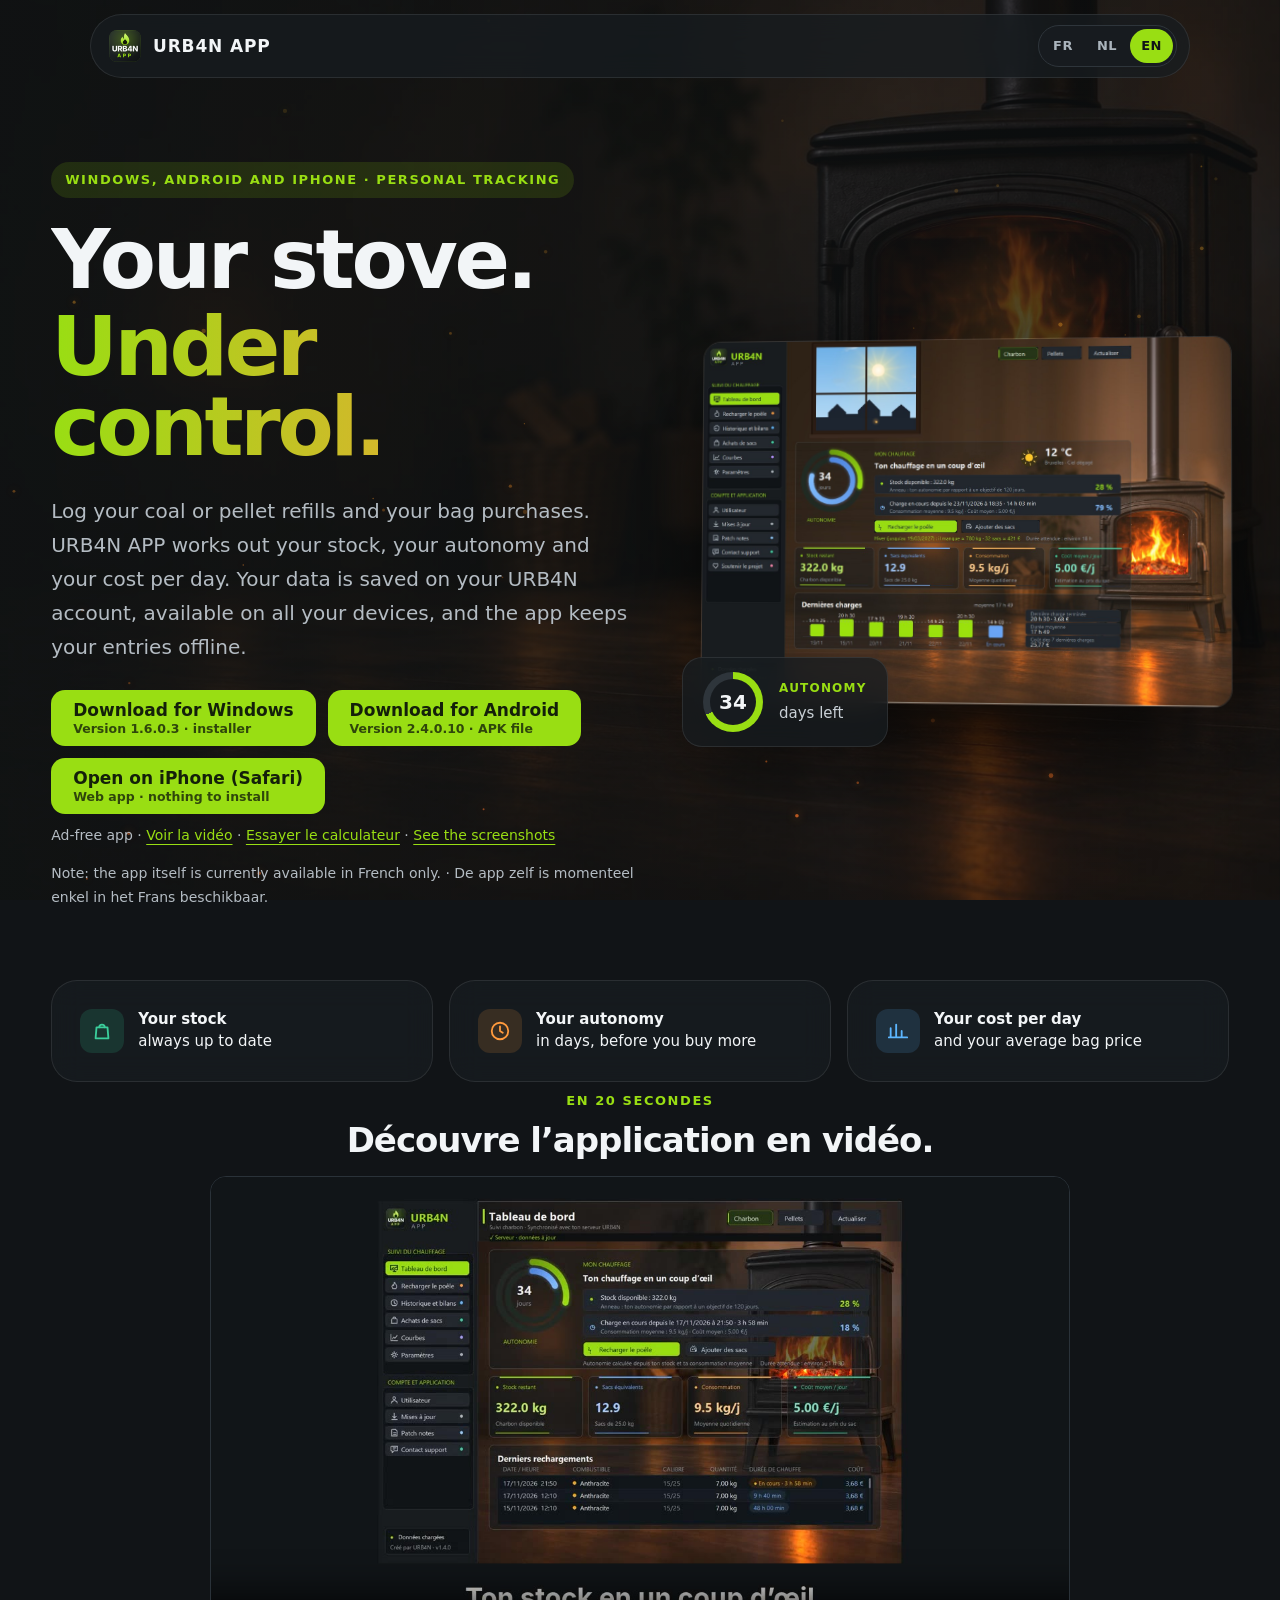
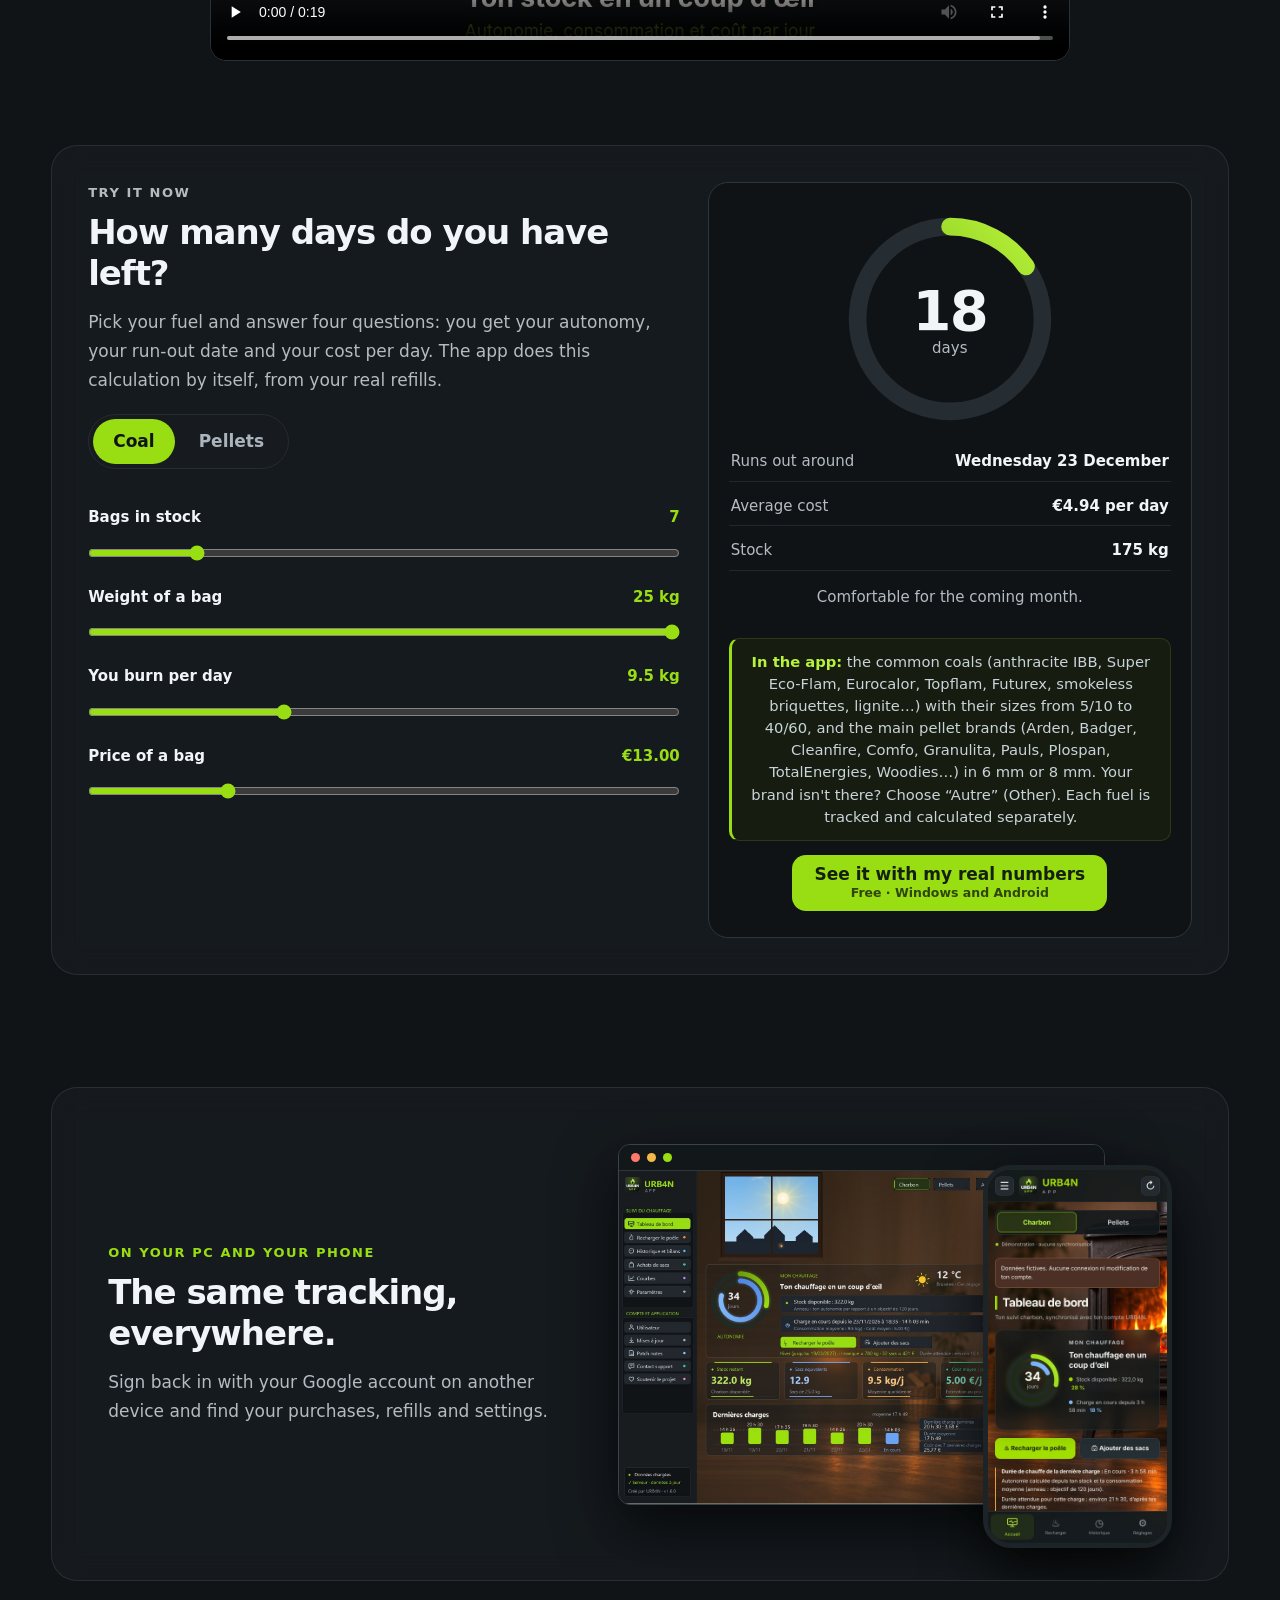
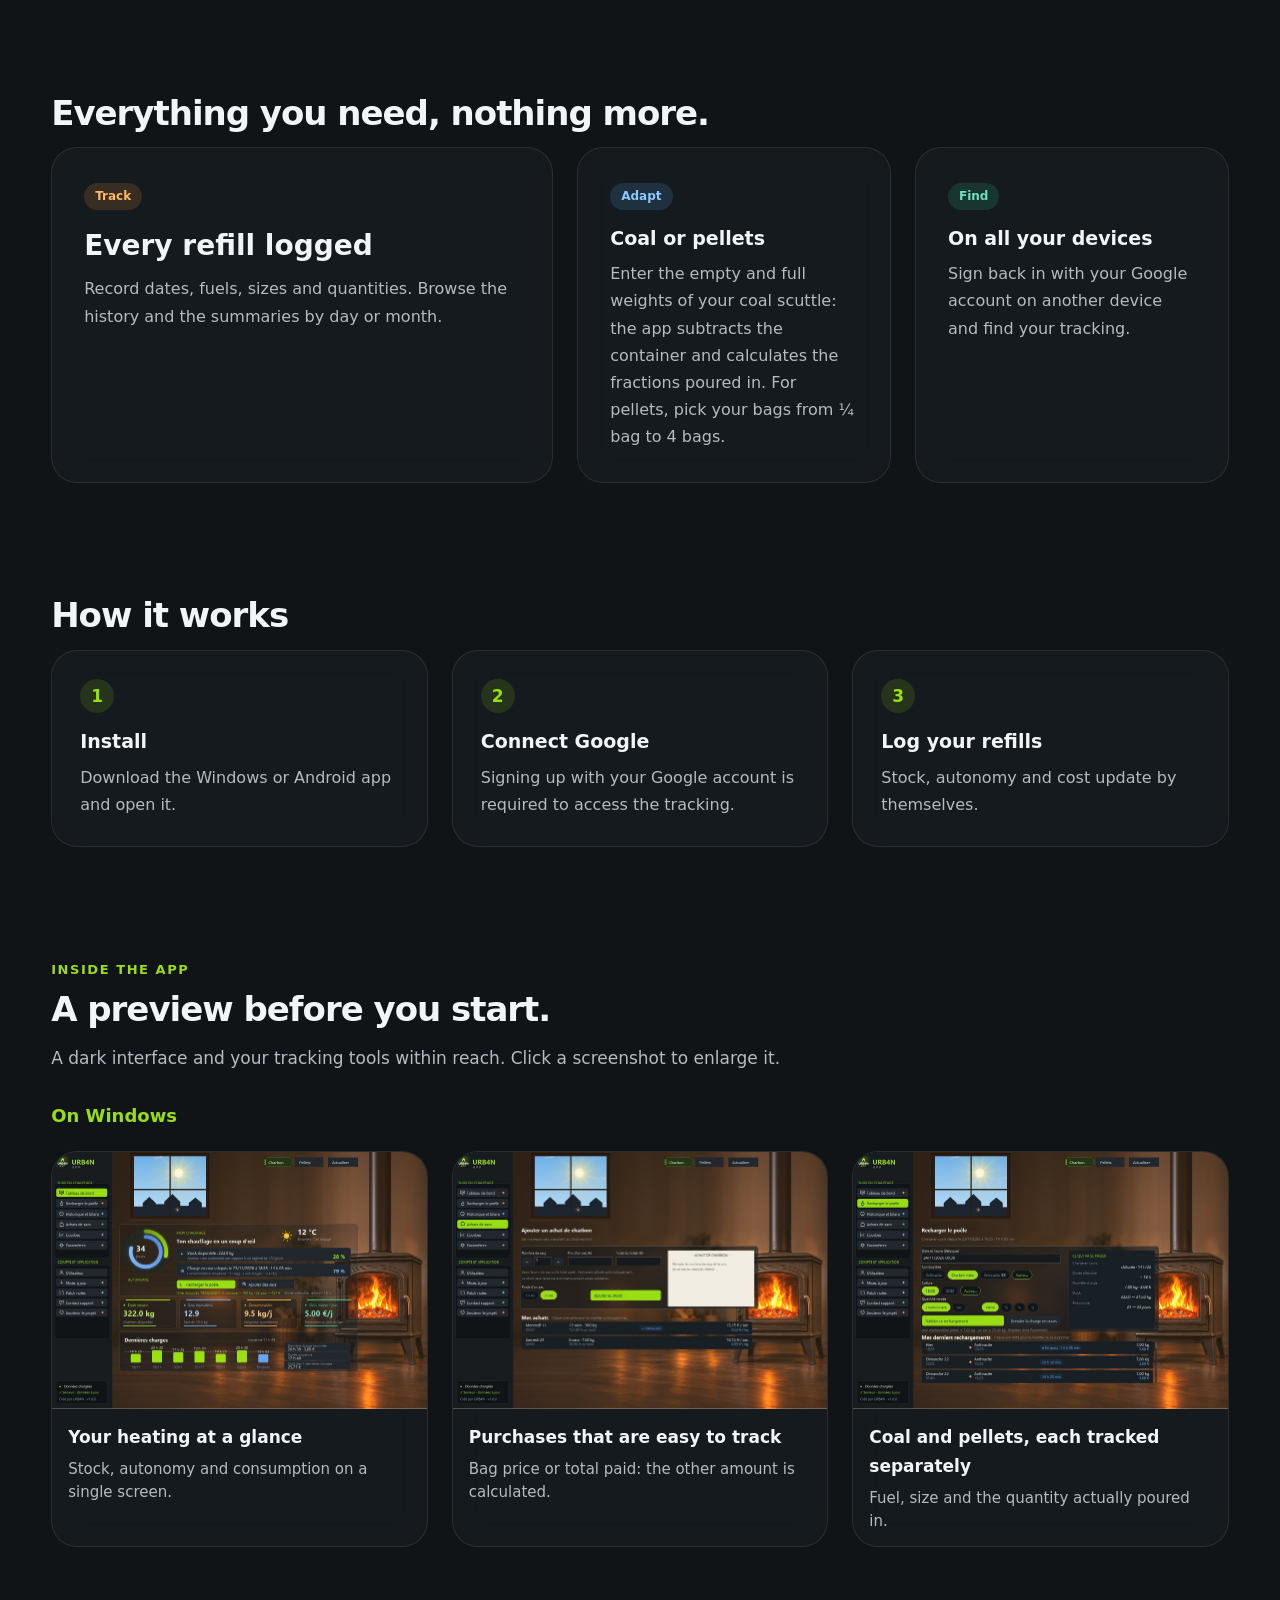
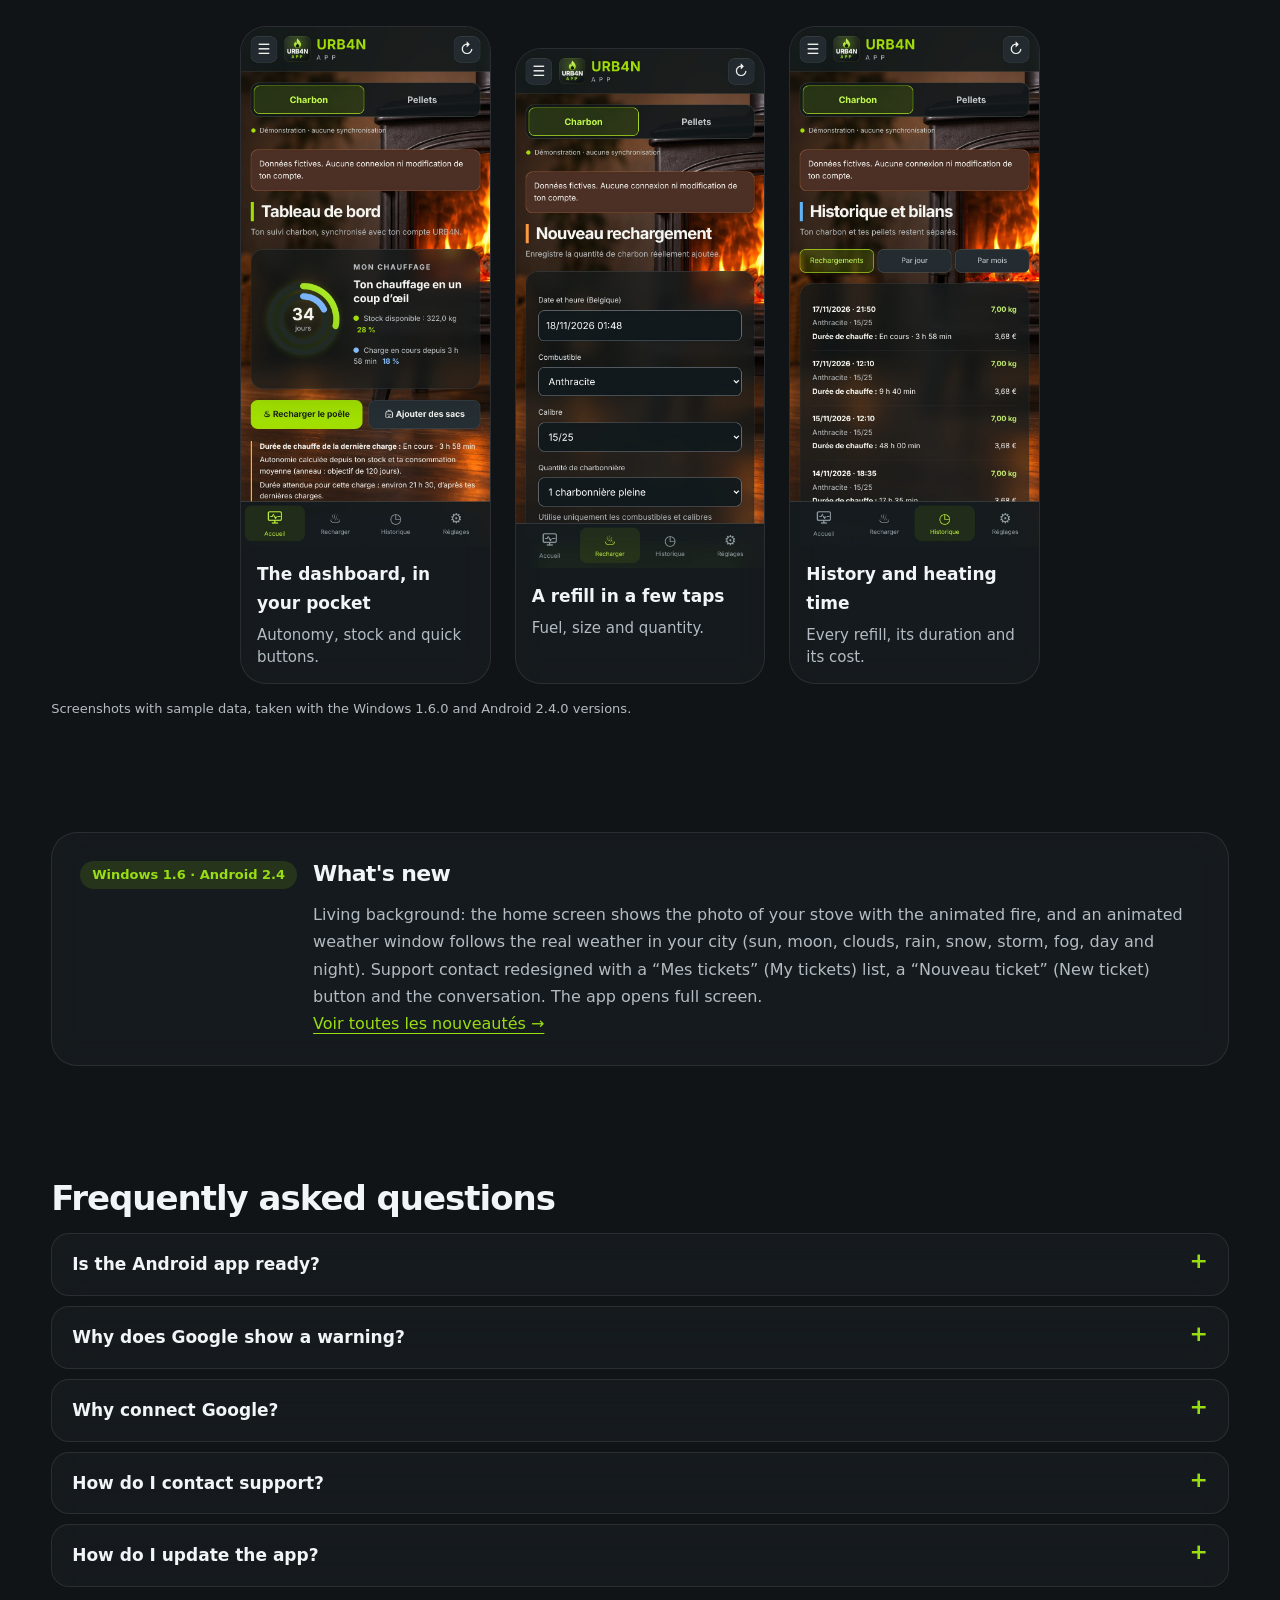
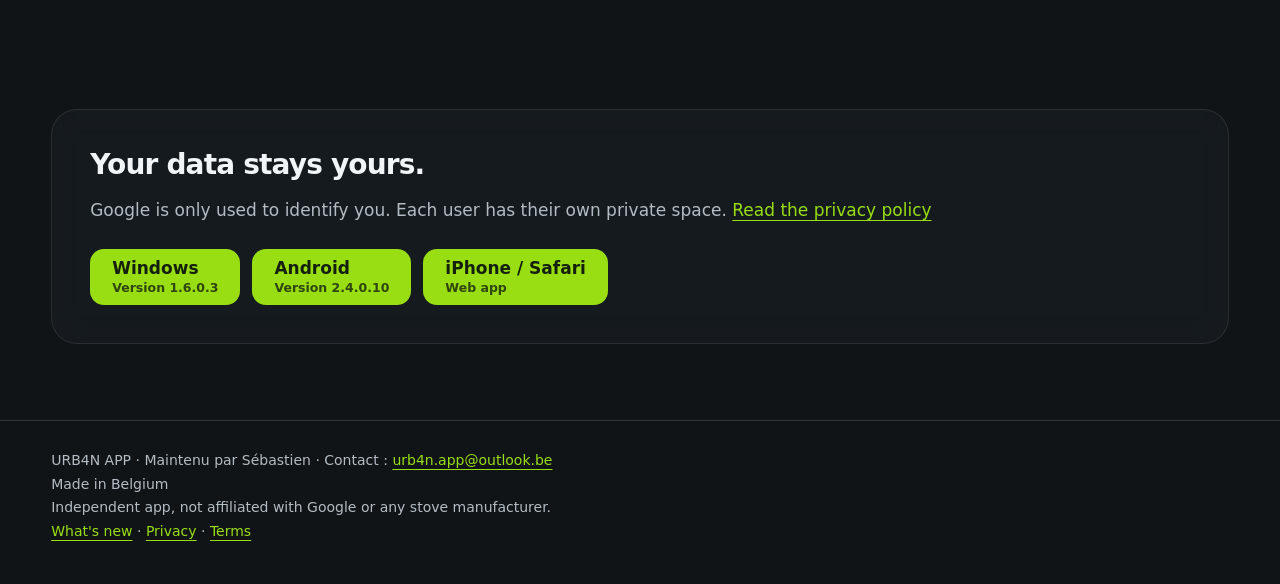
<file: index.html>
<!doctype html>
<html lang="fr">
<head>
<meta charset="utf-8">
<meta name="viewport" content="width=device-width,initial-scale=1">
<meta name="description" content="URB4N APP : suivi personnel de ton poêle à charbon et à pellets sur Windows et Android, avec sauvegarde sur ton compte URB4N.">
<link rel="canonical" href="https://urb4n-app.github.io/">
<title>URB4N APP — Suivi de poêle à charbon et pellets</title>
<meta property="og:type" content="website">
<meta property="og:site_name" content="URB4N APP">
<meta property="og:locale" content="fr_BE">
<meta property="og:title" content="URB4N APP — Sais combien de jours il te reste de charbon ou de pellets">
<meta property="og:description" content="Suivi de ton poêle à charbon ou à pellets : stock, autonomie, coût par jour et alerte avant la fin de la charge. Gratuit, sans pub, sur Windows et Android.">
<meta property="og:url" content="https://urb4n-app.github.io/">
<meta property="og:image" content="https://urb4n-app.github.io/og.jpg?v=2">
<meta property="og:image:width" content="1200">
<meta property="og:image:height" content="630">
<meta property="og:image:alt" content="URB4N APP : un poêle allumé et le texte « Sais combien de jours il te reste de charbon ou de pellets »">
<meta name="twitter:card" content="summary_large_image">
<meta name="theme-color" content="#111417">
<link rel="stylesheet" href="style.css">
<link rel="stylesheet" href="anim.css">
<link rel="stylesheet" href="refonte.css">
<link rel="icon" type="image/png" href="favicon.png">
</head>
<body id="top"><svg width="0" height="0" style="position:absolute" aria-hidden="true" focusable="false"><filter id="heat" x="0" y="0" width="100%" height="100%" color-interpolation-filters="sRGB"><feTurbulence type="fractalNoise" baseFrequency="0.010 0.035" numOctaves="2" seed="3" result="n"><animate attributeName="baseFrequency" dur="5s" repeatCount="indefinite" values="0.010 0.035;0.015 0.05;0.009 0.04;0.013 0.032;0.010 0.035"/></feTurbulence><feDisplacementMap in="SourceGraphic" in2="n" scale="13" xChannelSelector="R" yChannelSelector="G"/></filter></svg><div class="scene" aria-hidden="true"><div class="scene-img"><div class="glass"><div class="glass-photo"></div></div></div></div><div class="shade" aria-hidden="true"></div><div class="fire" aria-hidden="true"></div>
<header>
<a class="brand" href="./"><img src="favicon.png" alt="" width="40" height="40">URB4N APP</a>

<div class="lang" role="group" aria-label="Langue"><button type="button" data-lang="fr" class="on" aria-pressed="true">FR</button><button type="button" data-lang="nl" aria-pressed="false">NL</button><button type="button" data-lang="en" aria-pressed="false">EN</button></div>
</header>
<main>
<div class="hero">
<div>
<p class="eyebrow">Windows, Android et iPhone · Suivi personnel</p>
<h1>Ton poêle.<br>Sous contrôle.</h1>
<p class="lede">Note tes rechargements de charbon ou de pellets et tes achats de sacs. URB4N APP calcule ton stock, ton autonomie et ton coût par jour. Tes données sont enregistrées sur ton compte URB4N, retrouvables sur tous tes appareils, et l’application garde ta saisie hors ligne.</p>
<div class="actions" id="telecharger">
<a class="button" href="https://github.com/realseb1502/urb4n-app-updates/releases/latest/download/URB4N-APP-Setup.exe">Télécharger pour Windows<small>Version 1.6.0.3 · installateur</small></a>
<a class="button" href="https://github.com/realseb1502/urb4n-app-updates/releases/download/android-v2.4.0.10/URB4N-APP-Android-Beta.apk">Télécharger pour Android<small>Version 2.4.0.10 · fichier APK</small></a>
<a class="button" href="app/">Ouvrir sur iPhone (Safari)<small>Application web · sans installation</small></a>
</div>
<p class="fine">Application sans pub · <a href="#video">Voir la vidéo</a> · <a href="#calculateur">Essayer le calculateur</a> · <a href="#apercus">Voir les captures</a></p>
<p class="fine lang-note" id="lang-note" hidden>Note: the app itself is currently available in French only. · De app zelf is momenteel enkel in het Frans beschikbaar.</p>
</div>
<div class="hero-art"><div class="hero-shot"><img src="tableau-de-bord.jpg" width="1500" height="1030" alt="Tableau de bord URB4N APP sur Windows : 34 jours d’autonomie, stock et consommation"><div class="hero-chip"><span class="chip-ring"><b>34</b></span><span><em>Autonomie</em><small>jours restants</small></span></div></div></div>
</div>

<div class="promises">
<div class="card promise"><span class="pico stock"><svg width="22" height="22" viewBox="0 0 24 24" fill="none" stroke="currentColor" stroke-width="2" stroke-linecap="round" stroke-linejoin="round" aria-hidden="true"><path d="M6 8h12l1 12H5z"/><path d="M9 8a3 3 0 0 1 6 0"/></svg></span><p><b>Ton stock</b><br>toujours à jour</p></div>
<div class="card promise"><span class="pico auto"><svg width="22" height="22" viewBox="0 0 24 24" fill="none" stroke="currentColor" stroke-width="2" stroke-linecap="round" stroke-linejoin="round" aria-hidden="true"><circle cx="12" cy="12" r="9"/><path d="M12 7v5l3 2"/></svg></span><p><b>Ton autonomie</b><br>en jours, avant de racheter</p></div>
<div class="card promise"><span class="pico cost"><svg width="22" height="22" viewBox="0 0 24 24" fill="none" stroke="currentColor" stroke-width="2" stroke-linecap="round" stroke-linejoin="round" aria-hidden="true"><path d="M4 19V9M10 19V5M16 19v-7M22 19H2"/></svg></span><p><b>Ton coût par jour</b><br>et ton prix moyen du sac</p></div>
</div>


<section id="video" aria-labelledby="video-title" style="max-width:920px;margin:0 auto;padding:8px 20px 28px;text-align:center">
<p class="eyebrow">En 20 secondes</p>
<h2 id="video-title">Découvre l’application en vidéo.</h2>
<video controls preload="metadata" playsinline poster="demo-poster.jpg" style="display:block;width:100%;max-width:860px;margin:16px auto 0;border-radius:16px;border:1px solid #2a3239" aria-label="Vidéo de démonstration de URB4N APP (données fictives)"><source src="demo.webm" type="video/webm"><source src="demo.mp4" type="video/mp4"></video>
</section>
<section class="calc" id="calculateur" aria-labelledby="calc-title">
<div class="calc-box">
<div class="calc-intro">
<p class="eyebrow">Essaie tout de suite</p>
<h2 id="calc-title">Combien de jours te reste-t-il&nbsp;?</h2>
<p>Choisis ton combustible et réponds à quatre questions : tu vois ton autonomie, ta date de panne sèche et ton coût par jour. L’application fait ce calcul toute seule, à partir de tes vrais rechargements.</p>
<div class="calc-seg" role="group" aria-label="Combustible"><button type="button" class="on" data-fuel="charbon" aria-pressed="true">Charbon</button><button type="button" data-fuel="pellets" aria-pressed="false">Pellets</button></div>
<div class="calc-fields">
<label>Sacs en stock<span class="calc-val" id="v-sacs"></span><input id="c-sacs" type="range" min="0" max="40" step="1" value="7"></label>
<label>Poids d’un sac<span class="calc-val" id="v-kg"></span><input id="c-kg" type="range" min="10" max="25" step="1" value="25"></label>
<label>Tu brûles par jour<span class="calc-val" id="v-conso"></span><input id="c-conso" type="range" min="2" max="25" step="0.5" value="9.5"></label>
<label>Prix d’un sac<span class="calc-val" id="v-prix"></span><input id="c-prix" type="range" min="5" max="40" step="0.5" value="13"></label>
</div>
</div>
<div class="calc-out" aria-live="polite">
<div class="calc-ring" id="calc-ring" role="img" aria-label="Autonomie">
<svg viewBox="0 0 200 200" width="220" height="220" aria-hidden="true"><circle cx="100" cy="100" r="84" fill="none" stroke="#252c32" stroke-width="16"/><circle id="ring-arc" cx="100" cy="100" r="84" fill="none" stroke="url(#rg)" stroke-width="16" stroke-linecap="round" stroke-dasharray="0 600" transform="rotate(-90 100 100)"/><defs><linearGradient id="rg" x1="0" y1="0" x2="1" y2="1"><stop offset="0" stop-color="#5fa80a"/><stop offset="1" stop-color="#b9f23a"/></linearGradient></defs></svg>
<div class="ring-text"><b id="o-jours">0</b><span id="o-unit">jours</span></div>
</div>
<ul class="calc-facts">
<li><span>Panne sèche vers le</span><b id="o-date">—</b></li>
<li><span>Coût moyen</span><b id="o-cout">—</b></li>
<li><span>Stock</span><b id="o-stock">—</b></li>
</ul>
<p class="calc-msg" id="o-msg"></p>
<p class="calc-note"><b>Dans l’application :</b> les charbons courants (anthracite IBB, Super Eco-Flam, Eurocalor, Topflam, Futurex, boulets défumés, lignite…) avec leurs calibres du 5/10 au 40/60, et les principales marques de pellets (Arden, Badger, Cleanfire, Comfo, Granulita, Pauls, Plospan, TotalEnergies, Woodies…) en 6&nbsp;mm ou 8&nbsp;mm. Ta marque n’y est pas&nbsp;? Choisis «&nbsp;Autre&nbsp;». Chaque combustible est suivi et calculé séparément.</p>
<a class="button" href="#top">Voir ça avec mes vrais chiffres<small>Gratuit · Windows et Android</small></a>
</div>
</div>
</section>

<section class="everywhere" aria-labelledby="e-title">
<div class="everywhere-box">
<div class="everywhere-text">
<p class="eyebrow">Sur ton PC et ton téléphone</p>
<h2 id="e-title">Le même suivi, partout.</h2>
<p>Reconnecte ton compte Google sur un autre appareil et retrouve tes achats, tes rechargements et tes réglages.</p>
</div>
<div class="everywhere-art">
<div class="win-frame"><div class="win-bar"><i></i><i></i><i></i></div><img src="tableau-de-bord.jpg" width="1500" height="1030" alt="Tableau de bord URB4N APP sur Windows" loading="lazy" decoding="async"></div>
<div class="phone-frame"><img src="android-accueil.jpg" width="824" height="1720" alt="Accueil de l’application Android" loading="lazy" decoding="async"></div>
</div>
</div>
</section>

<section aria-labelledby="f-title">
<h2 id="f-title">Tout ce qu’il faut, rien de plus.</h2>
<div class="grid">
<div class="card"><span class="ftag t-orange">Suivre</span><h3>Chaque rechargement noté</h3><p>Enregistre dates, combustibles, calibres et quantités. Consulte l’historique et les bilans par jour ou par mois.</p></div>
<div class="card"><span class="ftag t-blue">Adapter</span><h3>Charbon ou pellets</h3><p>Renseigne les poids vide et plein de ta charbonnière : l’application déduit le récipient et calcule les fractions versées. Pour les pellets, choisis tes sacs du ¼ de sac à 4 sacs.</p></div>
<div class="card"><span class="ftag t-teal">Retrouver</span><h3>Sur tous tes appareils</h3><p>Reconnecte ton compte Google sur un autre appareil et retrouve ton suivi.</p></div>
</div>
</section>

<section aria-labelledby="h-title">
<h2 id="h-title">Comment ça marche</h2>
<div class="grid">
<div class="card"><span class="num">1</span><h3>Installe</h3><p>Télécharge l’application Windows ou Android et ouvre-la.</p></div>
<div class="card"><span class="num">2</span><h3>Connecte Google</h3><p>Une inscription avec ton compte Google est requise pour accéder au suivi.</p></div>
<div class="card"><span class="num">3</span><h3>Note tes rechargements</h3><p>Stock, autonomie et coût se mettent à jour tout seuls.</p></div>
</div>
</section>

<section id="apercus" aria-labelledby="screenshots-title">
<div class="gallery-heading">
<div><p class="eyebrow">À l’intérieur de l’application</p><h2 id="screenshots-title">Un aperçu avant de te lancer.</h2></div>
</div>
<p class="gallery-intro">Une interface sombre et tes outils de suivi à portée de main. Clique sur une capture pour l’agrandir.</p>
<h3 class="gallery-sub">Sur Windows</h3>
<div class="gallery-grid">
<figure class="screenshot-card">
<a class="gallery-open" href="tableau-de-bord.jpg" data-caption="Tableau de bord — stock, autonomie et consommation en un coup d’œil (données fictives).">
<img src="tableau-de-bord.jpg" width="1500" height="1030" alt="Tableau de bord URB4N APP : 34 jours d’autonomie, 322 kg de stock, consommation moyenne et derniers rechargements." loading="lazy" decoding="async"><span class="zoom-label" aria-hidden="true">Agrandir ↗</span></a>
<figcaption><h3>Ton chauffage en un coup d’œil</h3><p>Stock, autonomie et consommation sur un seul écran.</p></figcaption>
</figure>
<figure class="screenshot-card">
<a class="gallery-open" href="achats-sacs.jpg" data-caption="Achats de sacs — saisis le prix d’un sac ou le montant total payé (données fictives).">
<img src="achats-sacs.jpg" width="1500" height="1030" alt="Achats de sacs : formulaire avec nombre de sacs, prix d’un sac et montant total payé, et liste des achats." loading="lazy" decoding="async"><span class="zoom-label" aria-hidden="true">Agrandir ↗</span></a>
<figcaption><h3>Des achats faciles à suivre</h3><p>Prix du sac ou total payé : l’autre montant est calculé.</p></figcaption>
</figure>
<figure class="screenshot-card">
<a class="gallery-open" href="rechargement.jpg" data-caption="Rechargement — choisis le combustible, le calibre et la quantité versée (données fictives).">
<img src="rechargement.jpg" width="1500" height="1030" alt="Formulaire de rechargement avec choix du combustible, du calibre et de la quantité versée, et la liste des derniers rechargements." loading="lazy" decoding="async"><span class="zoom-label" aria-hidden="true">Agrandir ↗</span></a>
<figcaption><h3>Charbon et pellets, chacun son suivi</h3><p>Combustible, calibre et quantité réellement versée.</p></figcaption>
</figure>
</div>
<h3 class="gallery-sub">Sur Android</h3>
<div class="gallery-grid phone-grid">
<figure class="screenshot-card phone-card">
<a class="gallery-open" href="android-accueil.jpg" data-caption="Android — tableau de bord avec jours estimés et stock restant (données fictives).">
<img src="android-accueil.jpg" width="824" height="1720" alt="Tableau de bord Android : 34 jours estimés, stock de 322 kg, boutons Recharger le poêle et Ajouter des sacs." loading="lazy" decoding="async"><span class="zoom-label" aria-hidden="true">Agrandir ↗</span></a>
<figcaption><h3>Le tableau de bord, dans ta poche</h3><p>Autonomie, stock et boutons rapides.</p></figcaption>
</figure>
<figure class="screenshot-card phone-card">
<a class="gallery-open" href="android-rechargement.jpg" data-caption="Android — nouveau rechargement : date, combustible, calibre et quantité (données fictives).">
<img src="android-rechargement.jpg" width="824" height="1720" alt="Formulaire de nouveau rechargement Android avec date, combustible, calibre et quantité de charbonnière." loading="lazy" decoding="async"><span class="zoom-label" aria-hidden="true">Agrandir ↗</span></a>
<figcaption><h3>Un rechargement en quelques touches</h3><p>Combustible, calibre et quantité.</p></figcaption>
</figure>
<figure class="screenshot-card phone-card">
<a class="gallery-open" href="android-historique.jpg" data-caption="Android — historique des rechargements avec durée de chauffe et coût (données fictives).">
<img src="android-historique.jpg" width="824" height="1720" alt="Historique Android des rechargements avec quantité, durée de chauffe et coût." loading="lazy" decoding="async"><span class="zoom-label" aria-hidden="true">Agrandir ↗</span></a>
<figcaption><h3>Historique et durée de chauffe</h3><p>Chaque rechargement, sa durée et son coût.</p></figcaption>
</figure>
</div>
<p class="gallery-note">Captures avec des données fictives, réalisées avec les versions Windows 1.6.0 et Android 2.4.0.</p>
</section>

<section aria-labelledby="n-title">
<div class="card news">
<span class="tag">Windows 1.6 · Android 2.4</span>
<div><h2 id="n-title" style="font-size:22px">Nouveautés</h2>
<p>Fond vivant : l’accueil affiche la photo de ton poêle avec le feu animé, et une fenêtre météo animée suit le temps réel de ta ville (soleil, lune, nuages, pluie, neige, orage, brouillard, jour et nuit). Contact support refait avec la liste « Mes tickets », un bouton « Nouveau ticket » et la conversation. L’application s’ouvre en plein écran.</p>
<p><a href="nouveautes.html">Voir toutes les nouveautés →</a></p>
</div>
</section>

<section aria-labelledby="q-title">
<h2 id="q-title">Questions fréquentes</h2>
<details><summary>L’application Android est-elle prête ?</summary><div><p>Oui, c’est la version 2.4.0.10, installée par fichier APK hors Google Play (Android 8 ou plus récent, appareil 64 bits avec services Google Play). Les mises à jour se font depuis la page « Mises à jour » de l’application.</p></div></details>
<details><summary>Pourquoi Google affiche-t-il un avertissement ?</summary><div><p>Le projet Google est en Production, mais la validation Google est encore en préparation : un avertissement et un plafond de connexions peuvent s’appliquer. Aucun compte Google n’est fourni avec l’application, et une installation vierge nécessite encore une configuration de connexion fournie par l’éditeur.</p></div></details>
<details><summary>Pourquoi connecter Google ?</summary><div><p>Google sert uniquement à prouver qui tu es (adresse e-mail et identifiant). Ton compte URB4N est créé à la première connexion et tes données sont enregistrées sur le serveur de l’éditeur, sans accès à ton Drive.</p></div></details>
<details><summary>Comment contacter le support ?</summary><div><p>Dans l’application, le menu « Contact support » (bouton « Nouveau ticket ») envoie volontairement un titre, une description et, si tu le souhaites, une capture. Ces rapports sont conservés sur le serveur de l’éditeur. Tu retrouves ensuite la conversation dans la même page.</p></div></details>
<details><summary>Comment mettre à jour l’application ?</summary><div><p>Les mises à jour se font directement depuis l’application. Elle te propose la nouvelle version au démarrage.</p></div></details>
</section>

<section class="trust-cta" aria-labelledby="t-title">
<div class="trust-box">
<div><h2 id="t-title">Tes données restent à toi.</h2>
<p>Google sert uniquement à t’identifier. Chaque utilisateur a son propre espace privé. <a href="confidentialite.html">Lire la confidentialité</a></p></div>
<div class="actions">
<a class="button" href="https://github.com/realseb1502/urb4n-app-updates/releases/latest/download/URB4N-APP-Setup.exe">Windows<small>Version 1.6.0.3</small></a>
<a class="button" href="https://github.com/realseb1502/urb4n-app-updates/releases/download/android-v2.4.0.10/URB4N-APP-Android-Beta.apk">Android<small>Version 2.4.0.10</small></a>
<a class="button" href="app/">iPhone / Safari<small>Application web</small></a>
</div>
</div>
</section>
</main>
<footer>URB4N APP · Maintenu par Sébastien · Contact : <a href="mailto:urb4n.app@outlook.be">urb4n.app@outlook.be</a>
<br>Fait en Belgique<br>Application indépendante, sans affiliation avec Google ou un fabricant de poêles.<br><a href="nouveautes.html">Nouveautés</a> · <a href="confidentialite.html">Confidentialité</a> · <a href="conditions.html">Conditions</a></footer>
<dialog class="capture-viewer" id="capture-viewer" aria-labelledby="capture-caption">
<form method="dialog"><button class="capture-close" aria-label="Fermer la capture">Fermer <span aria-hidden="true">×</span></button></form>
<img id="capture-image" alt="">
<p id="capture-caption"></p>
<div class="capture-navigation"><button type="button" id="capture-prev" aria-label="Capture précédente">← Précédente</button><span id="capture-position" aria-live="polite"></span><button type="button" id="capture-next" aria-label="Capture suivante">Suivante →</button></div>
</dialog>
<script src="i18n.js"></script>
<script src="gallery.js" defer></script>
<script src="flame.js" defer></script><script src="anim.js" defer></script><script>
(function(){
var $=function(i){return document.getElementById(i)};
var f1=new Intl.NumberFormat("fr-BE",{maximumFractionDigits:1}),eur=new Intl.NumberFormat("fr-BE",{style:"currency",currency:"EUR"});
function L(){return window.URB4N_I18N?window.URB4N_I18N.dyn():{day:"jour",days:"jours",per:" par jour",out:"déjà en panne",loc:"fr-BE",aria:"Autonomie : ",m0:"Plus de stock : il est temps d’en racheter.",m1:"Moins d’une semaine : pense à racheter des sacs.",m2:"Confortable pour le mois qui vient.",m3:"Belle réserve : tu es tranquille pour longtemps."}}
function calc(){
 var l=L(),f1=new Intl.NumberFormat(l.loc,{maximumFractionDigits:1}),eur=new Intl.NumberFormat(l.loc,{style:"currency",currency:"EUR"});
 var sacs=+$("c-sacs").value,kg=+$("c-kg").value,conso=+$("c-conso").value,prix=+$("c-prix").value;
 var stock=sacs*kg,jours=conso>0?stock/conso:0,j=Math.floor(jours);
 $("v-sacs").textContent=sacs;$("v-kg").textContent=kg+" kg";$("v-conso").textContent=f1.format(conso)+" kg";$("v-prix").textContent=eur.format(prix);
 $("o-jours").textContent=j;$("o-unit").textContent=j<=1?l.day:l.days;
 $("o-stock").textContent=f1.format(stock)+" kg";
 $("o-cout").textContent=kg>0?eur.format(conso*prix/kg)+l.per:"—";
 var d=new Date();d.setDate(d.getDate()+j);
 $("o-date").textContent=stock>0?d.toLocaleDateString(l.loc,{weekday:"long",day:"numeric",month:"long"}):l.out;
 var arc=$("ring-arc"),len=2*Math.PI*84,r=Math.max(0,Math.min(1,jours/120));
 arc.setAttribute("stroke-dasharray",(len*r)+" "+len);
 $("o-msg").textContent=j<=0?l.m0:j<7?l.m1:j<30?l.m2:l.m3;
 $("calc-ring").setAttribute("aria-label",l.aria+j+" "+(j<=1?l.day:l.days));
}
var FUEL={charbon:{kg:[10,25,25],conso:[2,25,9.5],prix:[5,40,13],sacs:7},pellets:{kg:[5,15,15],conso:[1,15,6],prix:[3,15,7.5],sacs:20}};
function setFuel(n){var F=FUEL[n];[["kg","c-kg"],["conso","c-conso"],["prix","c-prix"]].forEach(function(p){var e=$(p[1]),v=F[p[0]];e.min=v[0];e.max=v[1];e.value=v[2]});$("c-sacs").value=F.sacs;
 document.querySelectorAll(".calc-seg button").forEach(function(b){var on=b.dataset.fuel===n;b.classList.toggle("on",on);b.setAttribute("aria-pressed",on)});calc()}
document.querySelectorAll(".calc-seg button").forEach(function(b){b.addEventListener("click",function(){setFuel(b.dataset.fuel)})});
document.addEventListener("langchange",calc);
document.querySelectorAll(".calc input").forEach(function(e){e.addEventListener("input",calc)});calc();
})();
</script>
<script data-goatcounter="https://urb4napp.goatcounter.com/count" async src="//gc.zgo.at/count.js"></script>
</body>
</html>
</file>
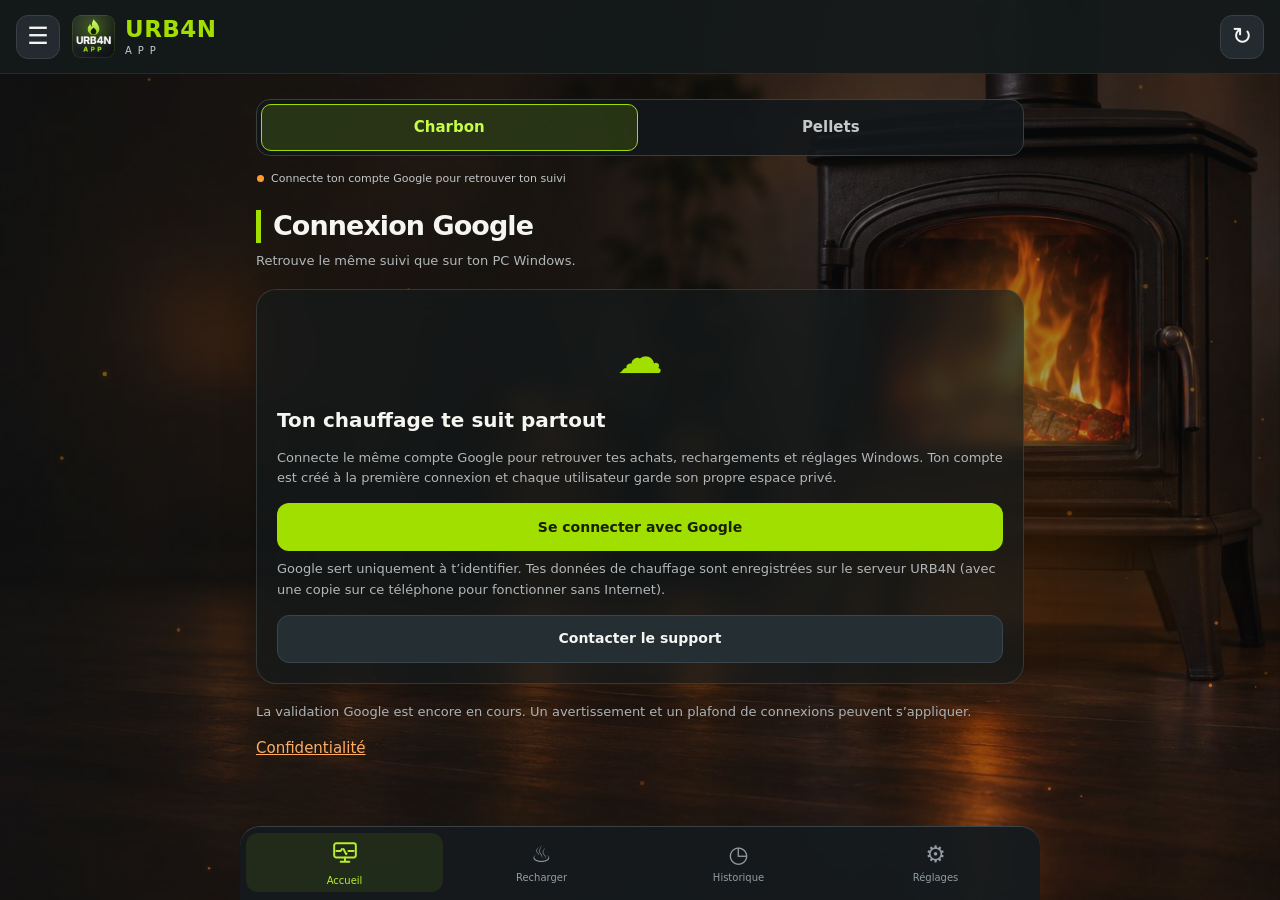
<file: app/index.html>
<!doctype html><html lang="fr"><head><meta charset="utf-8"><meta name="viewport" content="width=device-width,initial-scale=1,viewport-fit=cover"><meta http-equiv="Content-Security-Policy" content="default-src 'self'; script-src 'self' 'wasm-unsafe-eval' https://accounts.google.com; style-src 'self' 'unsafe-inline' https://accounts.google.com; img-src 'self' data: https://*.googleusercontent.com; connect-src 'self' https://urb4n.duckdns.org https://accounts.google.com https://geocoding-api.open-meteo.com https://api.open-meteo.com https://archive-api.open-meteo.com; frame-src https://accounts.google.com; object-src 'none'; base-uri 'none'; form-action 'none'"><title>URB4N APP</title><link rel="manifest" href="manifest.webmanifest"><link rel="apple-touch-icon" href="logo.png"><meta name="apple-mobile-web-app-capable" content="yes"><meta name="mobile-web-app-capable" content="yes"><meta name="apple-mobile-web-app-title" content="URB4N APP"><meta name="apple-mobile-web-app-status-bar-style" content="black-translucent"><meta name="theme-color" content="#12100e"><link rel="stylesheet" href="app.css?v=202611232355"></head><body><svg width="0" height="0" style="position:absolute" aria-hidden="true" focusable="false"><filter id="heat" x="0" y="0" width="100%" height="100%" color-interpolation-filters="sRGB"><feTurbulence type="fractalNoise" baseFrequency="0.010 0.035" numOctaves="2" seed="3" result="n"><animate attributeName="baseFrequency" dur="5s" repeatCount="indefinite" values="0.010 0.035;0.015 0.05;0.009 0.04;0.013 0.032;0.010 0.035"/></feTurbulence><feDisplacementMap in="SourceGraphic" in2="n" scale="13" xChannelSelector="R" yChannelSelector="G"/></filter></svg><div class="scene" aria-hidden="true"><div class="scene-img"><div class="glass"><div class="glass-photo"></div></div></div></div><div class="shade" aria-hidden="true"></div><div class="fire" aria-hidden="true"></div><header><button id="menu-toggle" class="icon-button" aria-label="Ouvrir le menu">☰</button><a class="brand" href="#dashboard"><img src="logo.png" alt=""><strong>URB4N <small>APP</small></strong></a><button id="refresh" class="icon-button" aria-label="Actualiser">↻</button></header><aside id="drawer" aria-label="Navigation"><div class="drawer-head">Mon chauffage<button id="menu-close" class="icon-button" aria-label="Fermer le menu">×</button></div><nav id="side-nav"></nav><p class="credits">Créé par URB4N<br><span id="app-version">Web · —</span></p></aside><button id="scrim" aria-label="Fermer le menu" hidden></button><main><div class="fuel-tabs" role="group" aria-label="Type de chauffage"><button data-fuel="charbon" class="selected">Charbon</button><button data-fuel="pellets">Pellets</button></div><div class="status-line"><span id="status-dot"></span><span id="status">Connecte ton compte pour retrouver tes données</span></div><div id="notice" role="status" hidden></div><section id="screen"></section></main><nav id="bottom-nav" aria-label="Navigation rapide"><button data-page="dashboard"><svg class="ico" viewBox="0 0 24 24" aria-hidden="true"><rect x="2" y="4" width="20" height="13" rx="2"/><path d="M8 21h8M12 17v4"/><path class="pulse" d="M4 11h4l2-3 3 6 2-3h5"/></svg><span>Accueil</span></button><button data-page="reload">♨<span>Recharger</span></button><button data-page="history">◷<span>Historique</span></button><button data-page="settings">⚙<span>Réglages</span></button></nav><dialog id="sync-dialog" aria-labelledby="sync-title"><img src="logo.png" alt="" class="sync-logo"><p class="eyebrow">URB4N APP</p><h2 id="sync-title">Synchronisation en cours</h2><p>Merci de patienter quelques instants.</p><div class="progress"></div><p class="muted">Vérification et enregistrement dans ton serveur URB4N…</p></dialog><script src="wasm_exec.js?v=202611232355"></script><script src="bridge.js?v=202611232355"></script><script src="app.js?v=202611232355" defer></script><script src="flame.js?v=202611232355" defer></script><script src="embers.js?v=202611232355" defer></script></body></html>
</file>
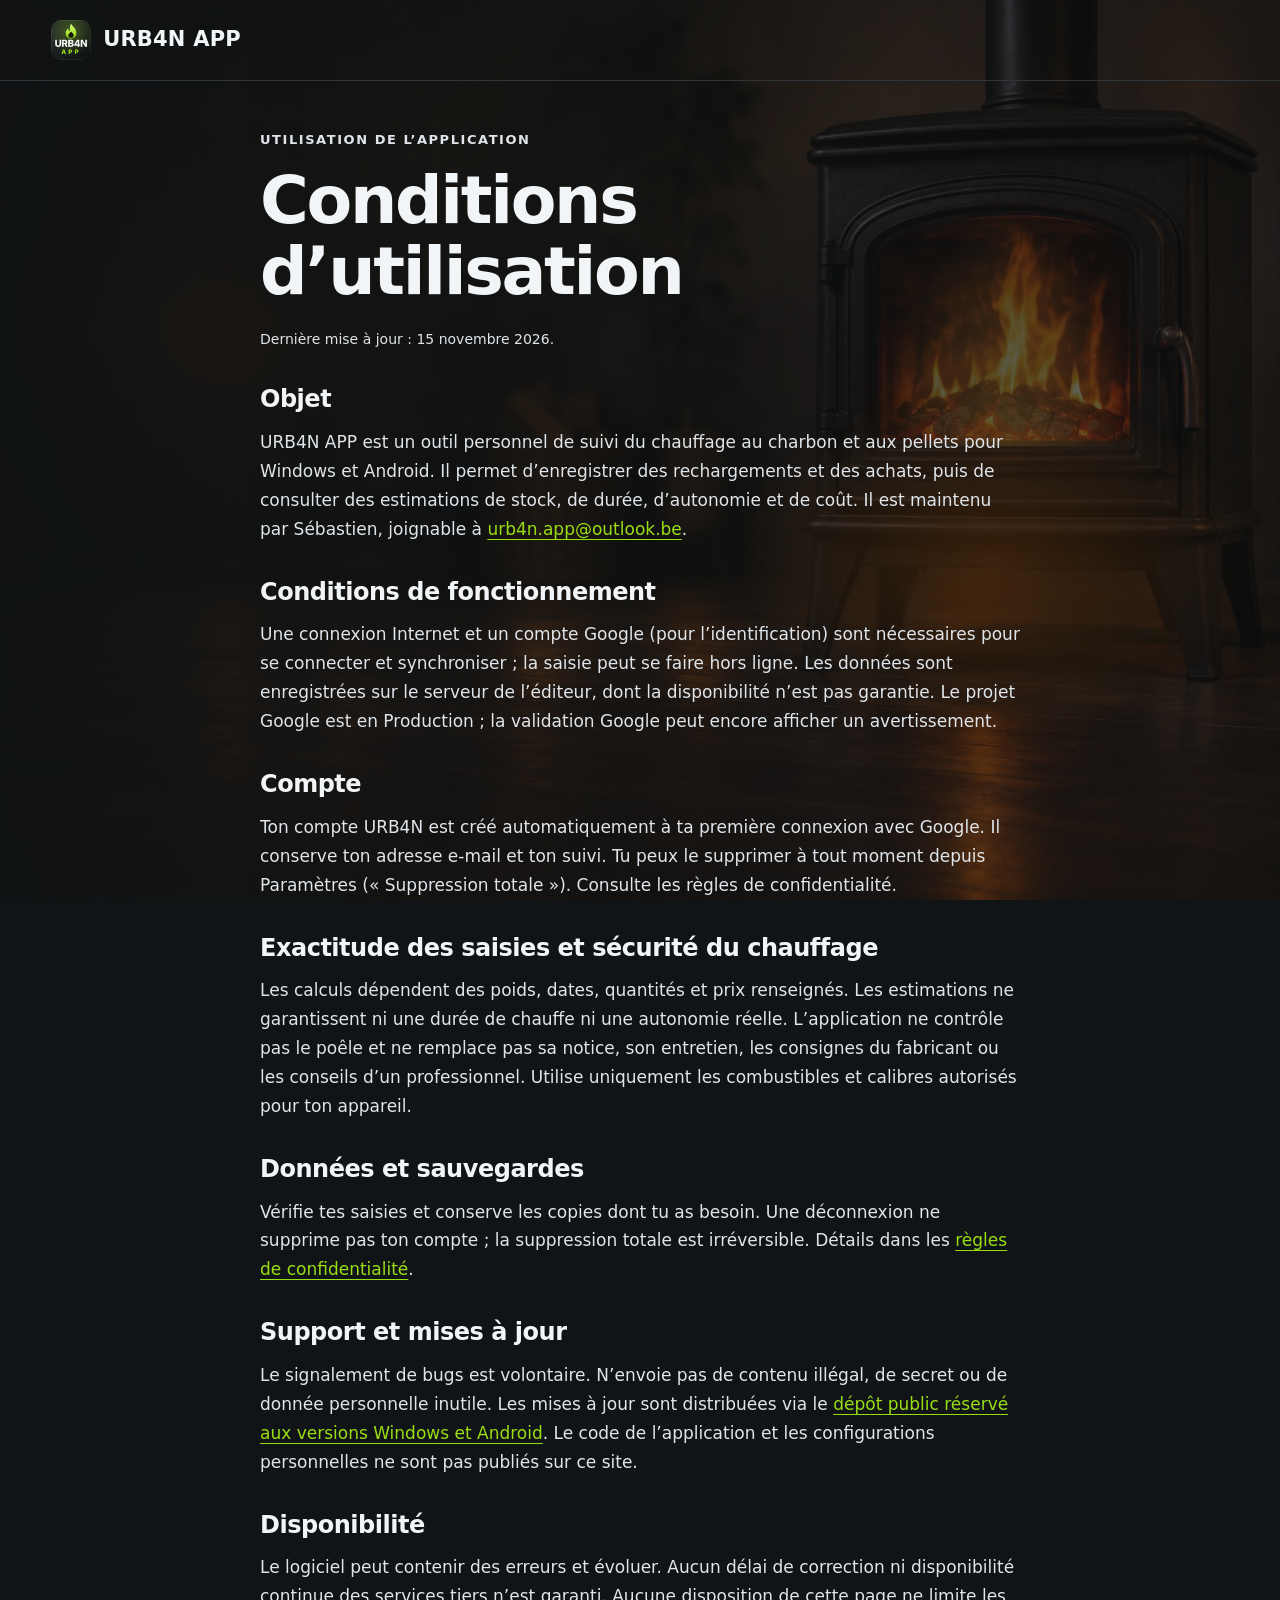
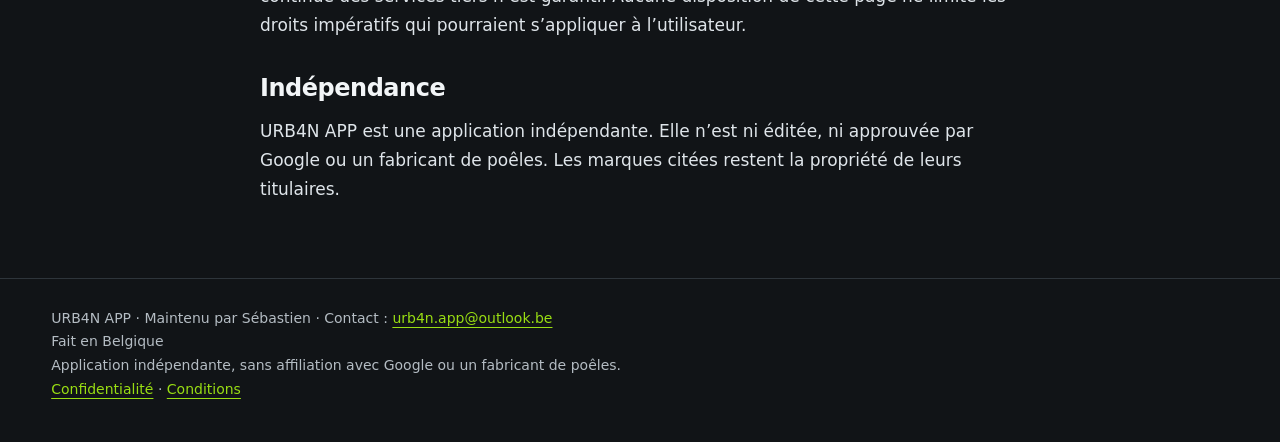
<file: conditions.html>
<!doctype html>


<html lang="fr"><head><meta charset="utf-8"><meta name="viewport" content="width=device-width,initial-scale=1"><meta name="description" content="URB4N APP : suivi personnel du chauffage au charbon sur Windows, avec sauvegarde sur ton compte URB4N."><title>Conditions d’utilisation — URB4N APP</title><link rel="stylesheet" href="style.css"><link rel="icon" type="image/png" href="favicon.png"></head><body><svg width="0" height="0" style="position:absolute" aria-hidden="true" focusable="false"><filter id="heat" x="0" y="0" width="100%" height="100%" color-interpolation-filters="sRGB"><feTurbulence type="fractalNoise" baseFrequency="0.010 0.035" numOctaves="2" seed="3" result="n"><animate attributeName="baseFrequency" dur="5s" repeatCount="indefinite" values="0.010 0.035;0.015 0.05;0.009 0.04;0.013 0.032;0.010 0.035"/></feTurbulence><feDisplacementMap in="SourceGraphic" in2="n" scale="13" xChannelSelector="R" yChannelSelector="G"/></filter></svg><div class="scene" aria-hidden="true"><div class="scene-img"><div class="glass"><div class="glass-photo"></div></div></div></div><div class="shade" aria-hidden="true"></div><div class="fire" aria-hidden="true"></div><header><a class="brand" href="./"><img src="favicon.png" alt="" width="40" height="40">URB4N APP</a></header><main><article class="body"><p class="eyebrow">Utilisation de l’application</p><h1>Conditions d’utilisation</h1><p class="date">Dernière mise à jour : 15 novembre 2026.</p><h2>Objet</h2><p>URB4N APP est un outil personnel de suivi du chauffage au charbon et aux pellets pour Windows et Android. Il permet d’enregistrer des rechargements et des achats, puis de consulter des estimations de stock, de durée, d’autonomie et de coût. Il est maintenu par Sébastien, joignable à <a href="mailto:urb4n.app@outlook.be">urb4n.app@outlook.be</a>.</p><h2>Conditions de fonctionnement</h2><p>Une connexion Internet et un compte Google (pour l’identification) sont nécessaires pour se connecter et synchroniser ; la saisie peut se faire hors ligne. Les données sont enregistrées sur le serveur de l’éditeur, dont la disponibilité n’est pas garantie. Le projet Google est en Production ; la validation Google peut encore afficher un avertissement.</p><h2>Compte</h2><p>Ton compte URB4N est créé automatiquement à ta première connexion avec Google. Il conserve ton adresse e-mail et ton suivi. Tu peux le supprimer à tout moment depuis Paramètres (« Suppression totale »). Consulte les règles de confidentialité.</p><h2>Exactitude des saisies et sécurité du chauffage</h2><p>Les calculs dépendent des poids, dates, quantités et prix renseignés. Les estimations ne garantissent ni une durée de chauffe ni une autonomie réelle. L’application ne contrôle pas le poêle et ne remplace pas sa notice, son entretien, les consignes du fabricant ou les conseils d’un professionnel. Utilise uniquement les combustibles et calibres autorisés pour ton appareil.</p><h2>Données et sauvegardes</h2><p>Vérifie tes saisies et conserve les copies dont tu as besoin. Une déconnexion ne supprime pas ton compte ; la suppression totale est irréversible. Détails dans les <a href="confidentialite.html">règles de confidentialité</a>.</p><h2>Support et mises à jour</h2><p>Le signalement de bugs est volontaire. N’envoie pas de contenu illégal, de secret ou de donnée personnelle inutile. Les mises à jour sont distribuées via le <a href="https://github.com/realseb1502/urb4n-app-updates/releases">dépôt public réservé aux versions Windows et Android</a>. Le code de l’application et les configurations personnelles ne sont pas publiés sur ce site.</p><h2>Disponibilité</h2><p>Le logiciel peut contenir des erreurs et évoluer. Aucun délai de correction ni disponibilité continue des services tiers n’est garanti. Aucune disposition de cette page ne limite les droits impératifs qui pourraient s’appliquer à l’utilisateur.</p><h2>Indépendance</h2><p>URB4N APP est une application indépendante. Elle n’est ni éditée, ni approuvée par Google ou un fabricant de poêles. Les marques citées restent la propriété de leurs titulaires.</p></article></main><footer>URB4N APP · Maintenu par Sébastien · Contact : <a href="mailto:urb4n.app@outlook.be">urb4n.app@outlook.be</a><br>Fait en Belgique<br>Application indépendante, sans affiliation avec Google ou un fabricant de poêles.<br><a href="confidentialite.html">Confidentialité</a> · <a href="conditions.html">Conditions</a></footer><script src="flame.js" defer></script></body></html>
</file>
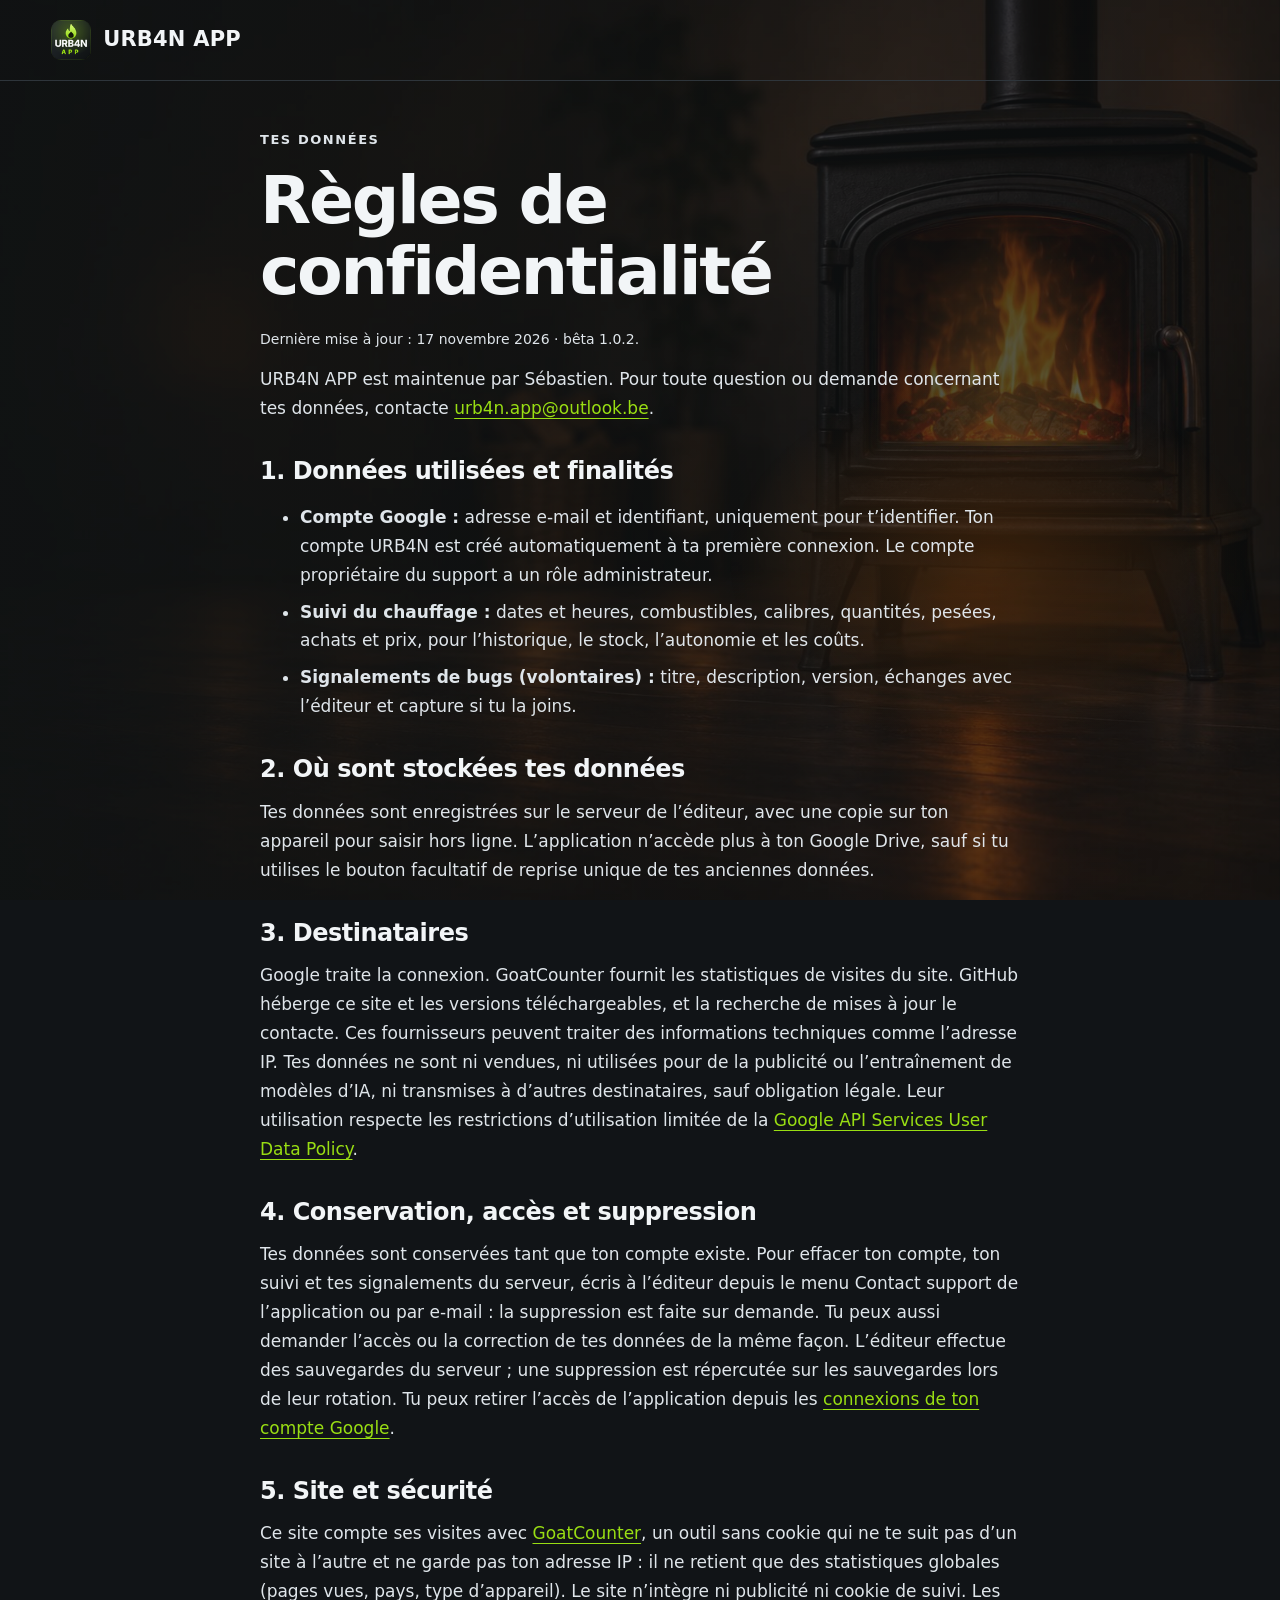
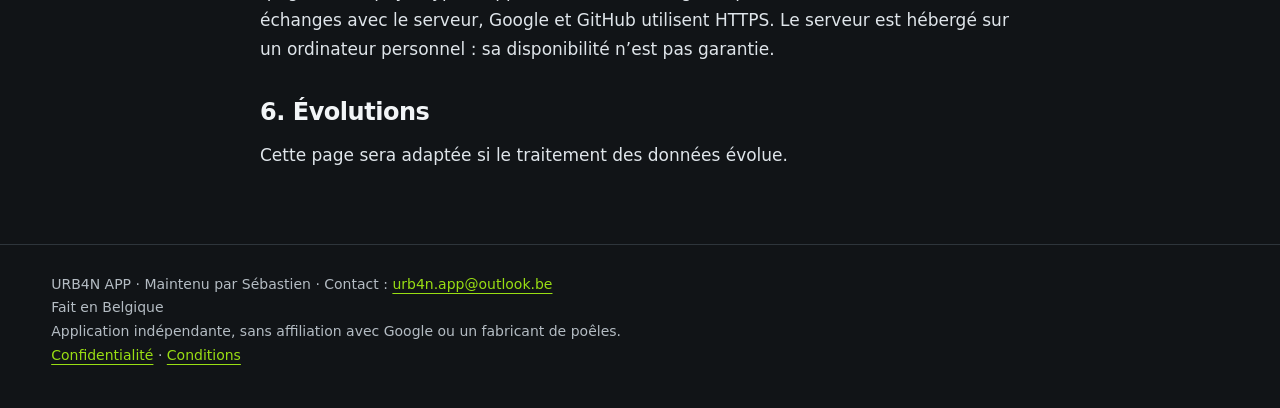
<file: confidentialite.html>
<!doctype html>


<html lang="fr"><head><meta charset="utf-8"><meta name="viewport" content="width=device-width,initial-scale=1"><meta name="description" content="URB4N APP : suivi personnel du chauffage au charbon sur Windows, avec sauvegarde sur ton compte URB4N."><title>Confidentialité — URB4N APP</title><link rel="stylesheet" href="style.css"><link rel="icon" type="image/png" href="favicon.png"></head><body><svg width="0" height="0" style="position:absolute" aria-hidden="true" focusable="false"><filter id="heat" x="0" y="0" width="100%" height="100%" color-interpolation-filters="sRGB"><feTurbulence type="fractalNoise" baseFrequency="0.010 0.035" numOctaves="2" seed="3" result="n"><animate attributeName="baseFrequency" dur="5s" repeatCount="indefinite" values="0.010 0.035;0.015 0.05;0.009 0.04;0.013 0.032;0.010 0.035"/></feTurbulence><feDisplacementMap in="SourceGraphic" in2="n" scale="13" xChannelSelector="R" yChannelSelector="G"/></filter></svg><div class="scene" aria-hidden="true"><div class="scene-img"><div class="glass"><div class="glass-photo"></div></div></div></div><div class="shade" aria-hidden="true"></div><div class="fire" aria-hidden="true"></div><header><a class="brand" href="./"><img src="favicon.png" alt="" width="40" height="40">URB4N APP</a></header><main><article class="body"><p class="eyebrow">Tes données</p><h1>Règles de confidentialité</h1><p class="date">Dernière mise à jour : 17 novembre 2026 · bêta 1.0.2.</p><p>URB4N APP est maintenue par Sébastien. Pour toute question ou demande concernant tes données, contacte <a href="mailto:urb4n.app@outlook.be">urb4n.app@outlook.be</a>.</p><h2>1. Données utilisées et finalités</h2><ul><li><strong>Compte Google :</strong> adresse e-mail et identifiant, uniquement pour t’identifier. Ton compte URB4N est créé automatiquement à ta première connexion. Le compte propriétaire du support a un rôle administrateur.</li><li><strong>Suivi du chauffage :</strong> dates et heures, combustibles, calibres, quantités, pesées, achats et prix, pour l’historique, le stock, l’autonomie et les coûts.</li><li><strong>Signalements de bugs (volontaires) :</strong> titre, description, version, échanges avec l’éditeur et capture si tu la joins.</li></ul><h2>2. Où sont stockées tes données</h2><p>Tes données sont enregistrées sur le serveur de l’éditeur, avec une copie sur ton appareil pour saisir hors ligne. L’application n’accède plus à ton Google Drive, sauf si tu utilises le bouton facultatif de reprise unique de tes anciennes données.</p><h2>3. Destinataires</h2><p>Google traite la connexion. GoatCounter fournit les statistiques de visites du site. GitHub héberge ce site et les versions téléchargeables, et la recherche de mises à jour le contacte. Ces fournisseurs peuvent traiter des informations techniques comme l’adresse IP. Tes données ne sont ni vendues, ni utilisées pour de la publicité ou l’entraînement de modèles d’IA, ni transmises à d’autres destinataires, sauf obligation légale. Leur utilisation respecte les restrictions d’utilisation limitée de la <a href="https://developers.google.com/terms/api-services-user-data-policy">Google API Services User Data Policy</a>.</p><h2>4. Conservation, accès et suppression</h2><p>Tes données sont conservées tant que ton compte existe. Pour effacer ton compte, ton suivi et tes signalements du serveur, écris à l’éditeur depuis le menu Contact support de l’application ou par e-mail : la suppression est faite sur demande. Tu peux aussi demander l’accès ou la correction de tes données de la même façon. L’éditeur effectue des sauvegardes du serveur ; une suppression est répercutée sur les sauvegardes lors de leur rotation. Tu peux retirer l’accès de l’application depuis les <a href="https://myaccount.google.com/permissions">connexions de ton compte Google</a>.</p><h2>5. Site et sécurité</h2><p>Ce site compte ses visites avec <a href="https://www.goatcounter.com/help/privacy">GoatCounter</a>, un outil sans cookie qui ne te suit pas d’un site à l’autre et ne garde pas ton adresse IP : il ne retient que des statistiques globales (pages vues, pays, type d’appareil). Le site n’intègre ni publicité ni cookie de suivi. Les échanges avec le serveur, Google et GitHub utilisent HTTPS. Le serveur est hébergé sur un ordinateur personnel : sa disponibilité n’est pas garantie.</p><h2>6. Évolutions</h2><p>Cette page sera adaptée si le traitement des données évolue.</p></article></main><footer>URB4N APP · Maintenu par Sébastien · Contact : <a href="mailto:urb4n.app@outlook.be">urb4n.app@outlook.be</a><br>Fait en Belgique<br>Application indépendante, sans affiliation avec Google ou un fabricant de poêles.<br><a href="confidentialite.html">Confidentialité</a> · <a href="conditions.html">Conditions</a></footer><script src="flame.js" defer></script></body></html>
</file>
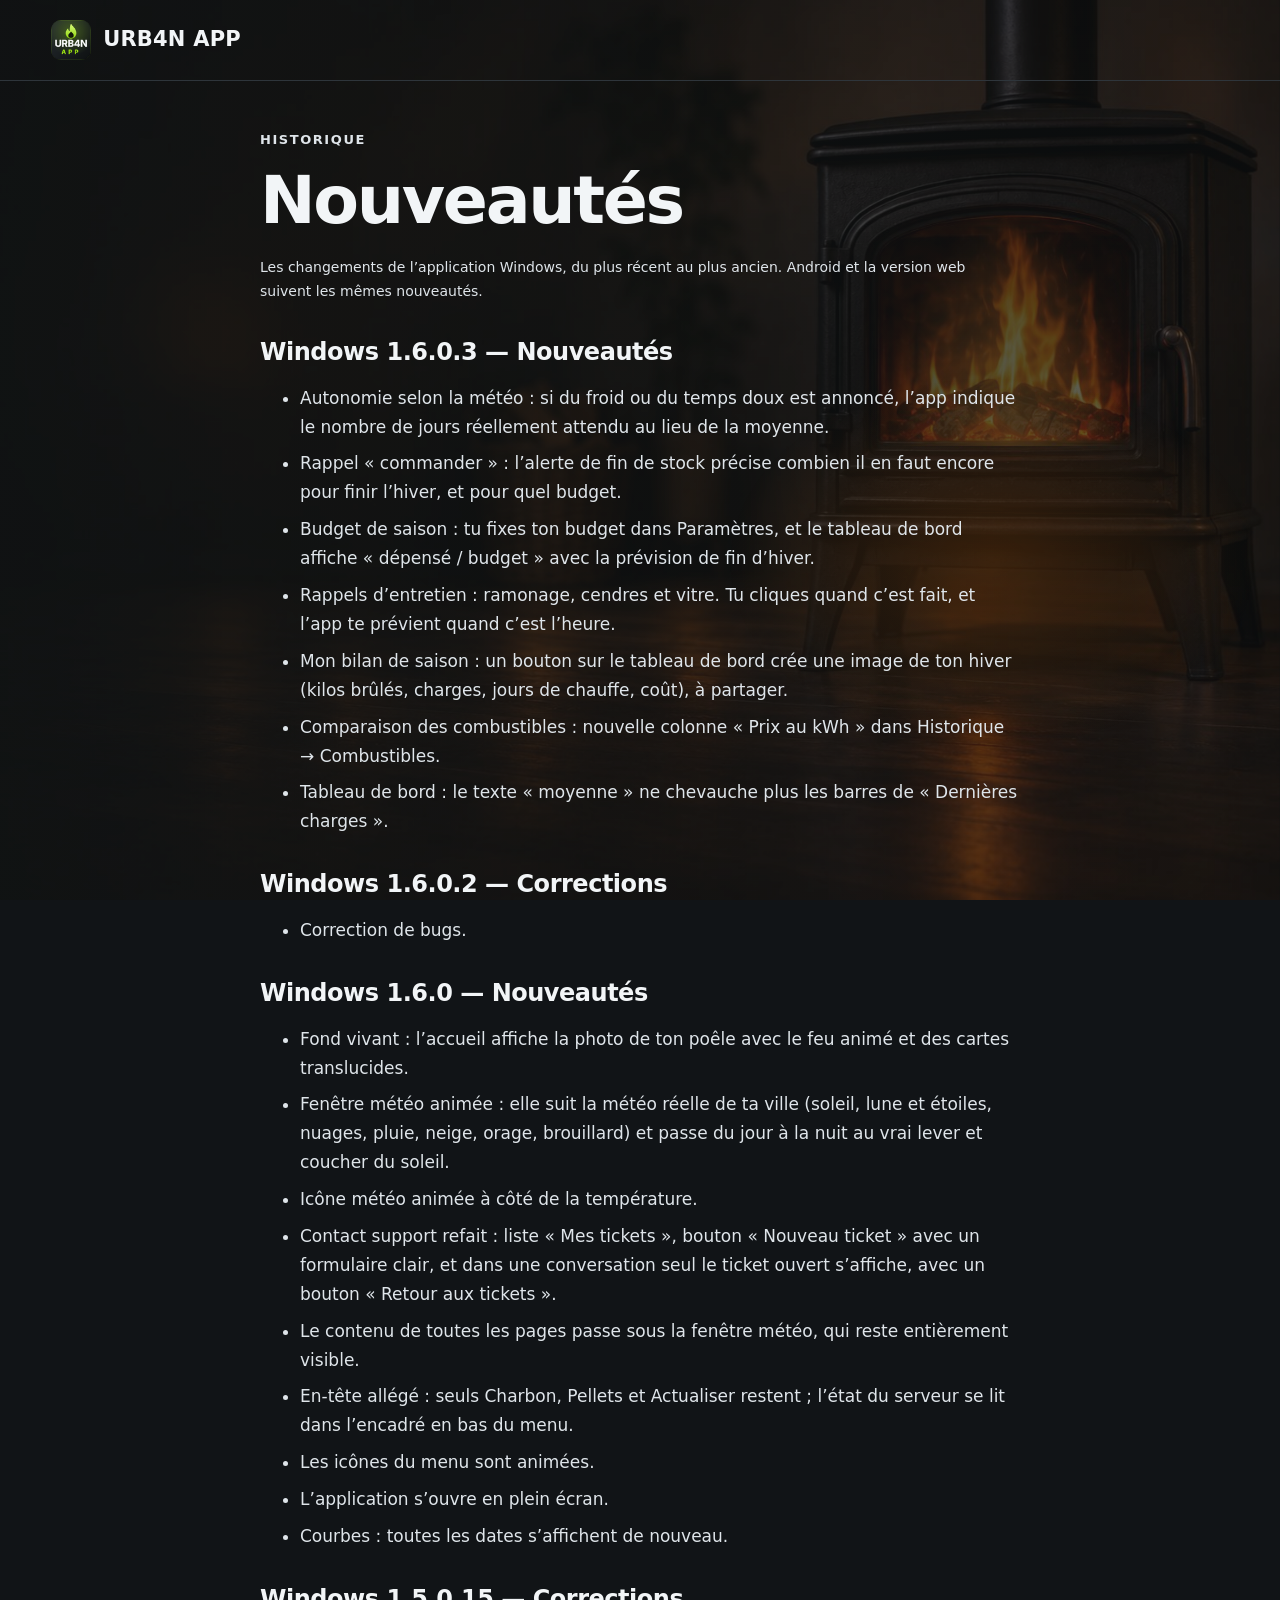
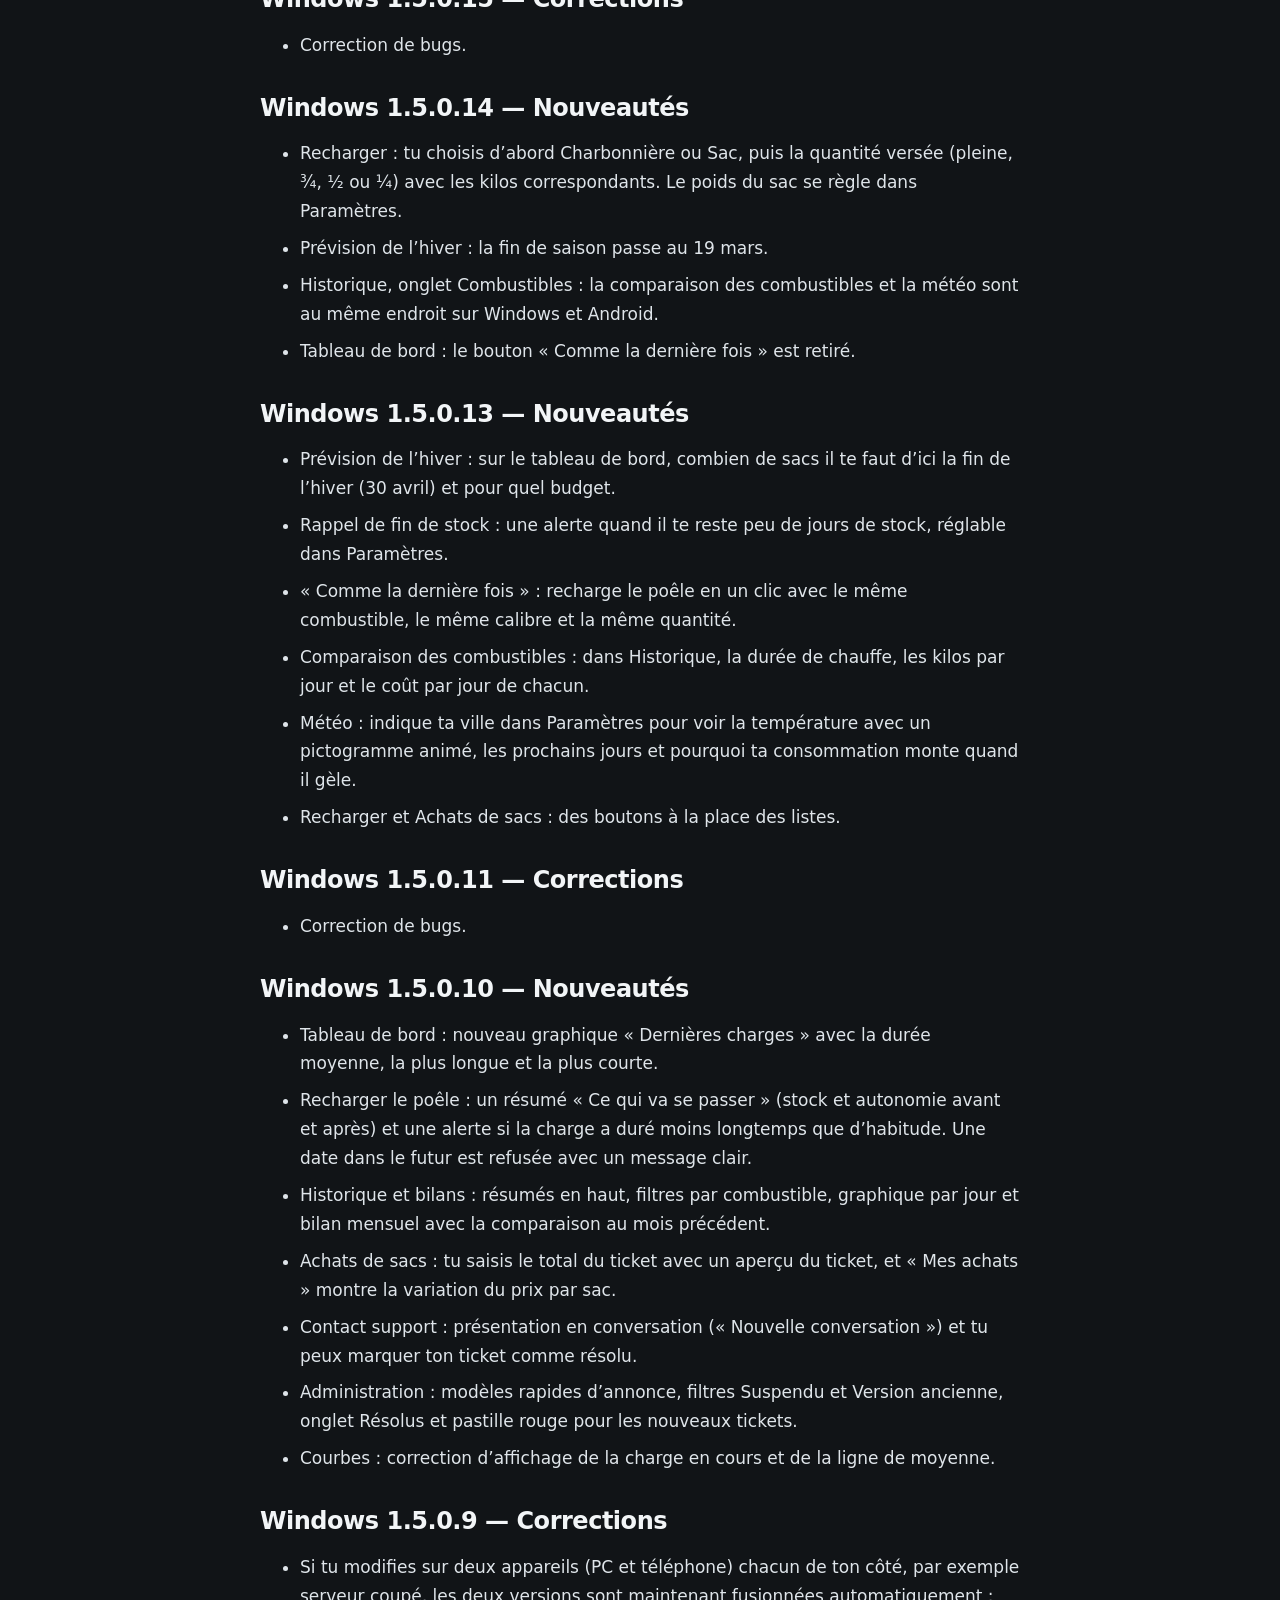
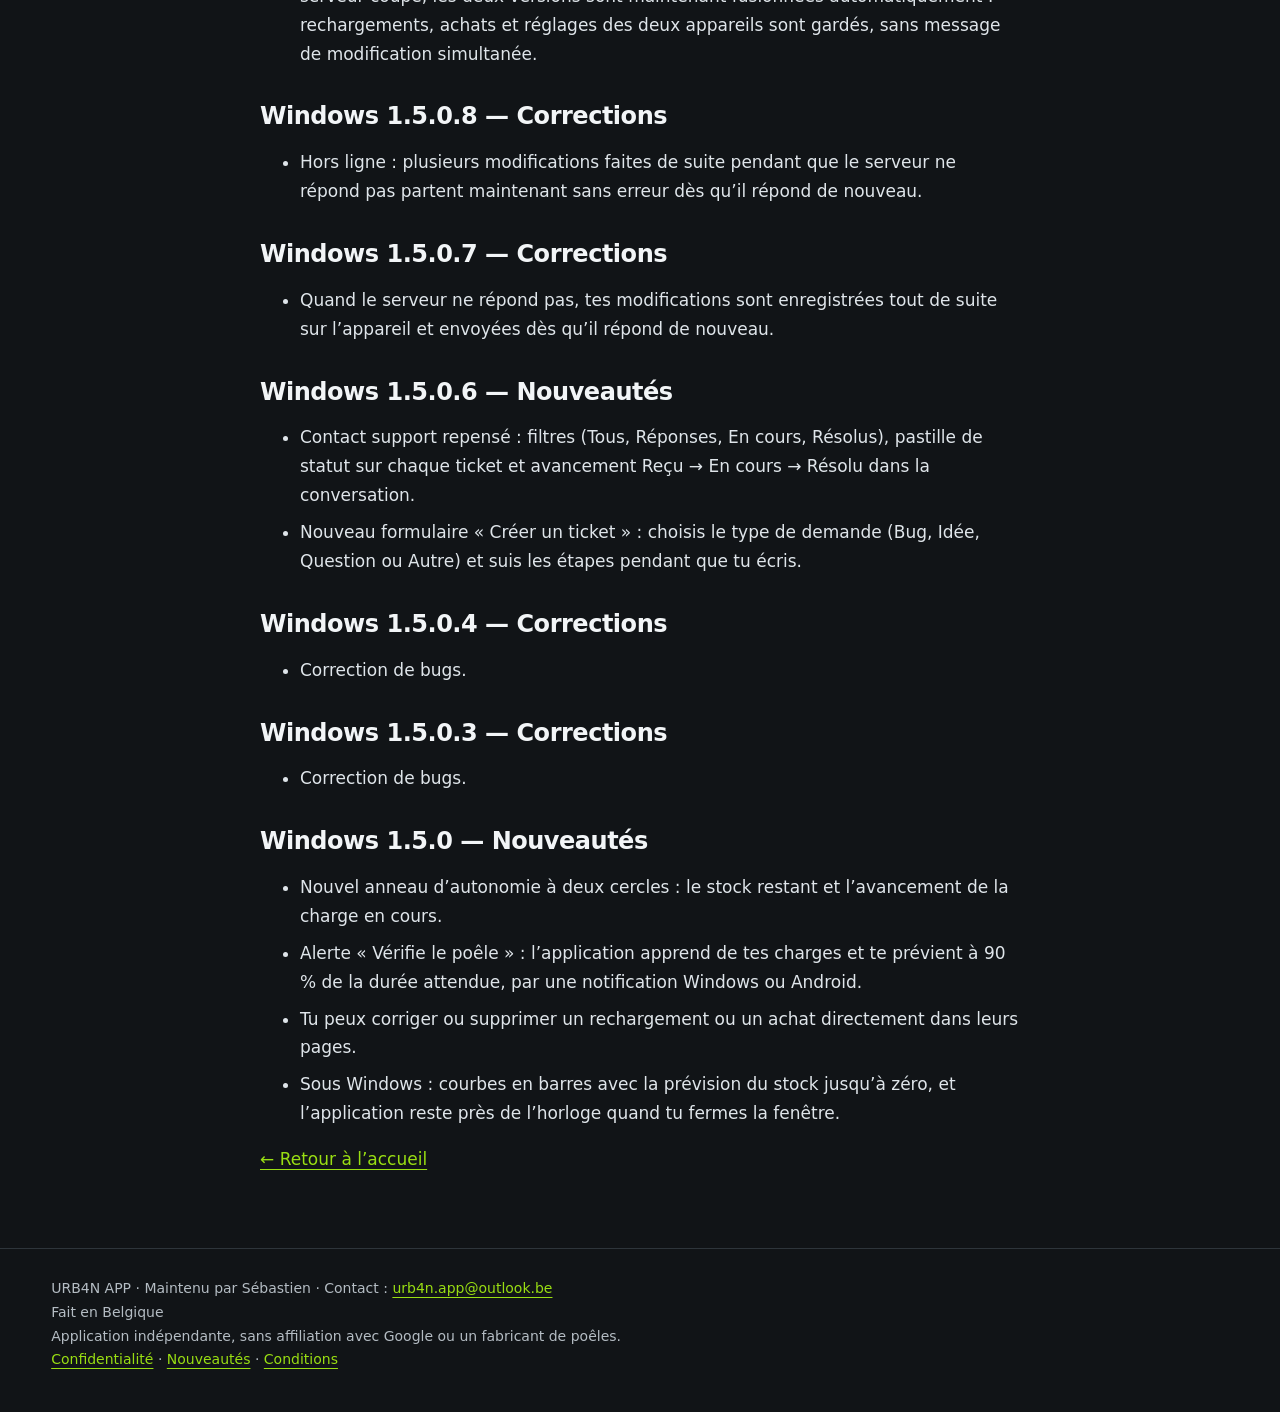
<file: nouveautes.html>
<!doctype html>


<html lang="fr"><head><meta charset="utf-8"><meta name="viewport" content="width=device-width,initial-scale=1"><meta name="description" content="URB4N APP : suivi personnel du chauffage au charbon sur Windows, avec sauvegarde sur ton compte URB4N."><title>Nouveautés — URB4N APP</title><link rel="stylesheet" href="style.css"><link rel="icon" type="image/png" href="favicon.png"></head><body><svg width="0" height="0" style="position:absolute" aria-hidden="true" focusable="false"><filter id="heat" x="0" y="0" width="100%" height="100%" color-interpolation-filters="sRGB"><feTurbulence type="fractalNoise" baseFrequency="0.010 0.035" numOctaves="2" seed="3" result="n"><animate attributeName="baseFrequency" dur="5s" repeatCount="indefinite" values="0.010 0.035;0.015 0.05;0.009 0.04;0.013 0.032;0.010 0.035"/></feTurbulence><feDisplacementMap in="SourceGraphic" in2="n" scale="13" xChannelSelector="R" yChannelSelector="G"/></filter></svg><div class="scene" aria-hidden="true"><div class="scene-img"><div class="glass"><div class="glass-photo"></div></div></div></div><div class="shade" aria-hidden="true"></div><div class="fire" aria-hidden="true"></div><header><a class="brand" href="./"><img src="favicon.png" alt="" width="40" height="40">URB4N APP</a></header><main><article class="body"><p class="eyebrow">Historique</p><h1>Nouveautés</h1><p class="date">Les changements de l’application Windows, du plus récent au plus ancien. Android et la version web suivent les mêmes nouveautés.</p><h2>Windows 1.6.0.3 — Nouveautés</h2><ul><li>Autonomie selon la météo : si du froid ou du temps doux est annoncé, l’app indique le nombre de jours réellement attendu au lieu de la moyenne.</li><li>Rappel « commander » : l’alerte de fin de stock précise combien il en faut encore pour finir l’hiver, et pour quel budget.</li><li>Budget de saison : tu fixes ton budget dans Paramètres, et le tableau de bord affiche « dépensé / budget » avec la prévision de fin d’hiver.</li><li>Rappels d’entretien : ramonage, cendres et vitre. Tu cliques quand c’est fait, et l’app te prévient quand c’est l’heure.</li><li>Mon bilan de saison : un bouton sur le tableau de bord crée une image de ton hiver (kilos brûlés, charges, jours de chauffe, coût), à partager.</li><li>Comparaison des combustibles : nouvelle colonne « Prix au kWh » dans Historique → Combustibles.</li><li>Tableau de bord : le texte « moyenne » ne chevauche plus les barres de « Dernières charges ».</li></ul><h2>Windows 1.6.0.2 — Corrections</h2><ul><li>Correction de bugs.</li></ul><h2>Windows 1.6.0 — Nouveautés</h2><ul><li>Fond vivant : l’accueil affiche la photo de ton poêle avec le feu animé et des cartes translucides.</li><li>Fenêtre météo animée : elle suit la météo réelle de ta ville (soleil, lune et étoiles, nuages, pluie, neige, orage, brouillard) et passe du jour à la nuit au vrai lever et coucher du soleil.</li><li>Icône météo animée à côté de la température.</li><li>Contact support refait : liste « Mes tickets », bouton « Nouveau ticket » avec un formulaire clair, et dans une conversation seul le ticket ouvert s’affiche, avec un bouton « Retour aux tickets ».</li><li>Le contenu de toutes les pages passe sous la fenêtre météo, qui reste entièrement visible.</li><li>En-tête allégé : seuls Charbon, Pellets et Actualiser restent ; l’état du serveur se lit dans l’encadré en bas du menu.</li><li>Les icônes du menu sont animées.</li><li>L’application s’ouvre en plein écran.</li><li>Courbes : toutes les dates s’affichent de nouveau.</li></ul><h2>Windows 1.5.0.15 — Corrections</h2><ul><li>Correction de bugs.</li></ul><h2>Windows 1.5.0.14 — Nouveautés</h2><ul><li>Recharger : tu choisis d’abord Charbonnière ou Sac, puis la quantité versée (pleine, ¾, ½ ou ¼) avec les kilos correspondants. Le poids du sac se règle dans Paramètres.</li><li>Prévision de l’hiver : la fin de saison passe au 19 mars.</li><li>Historique, onglet Combustibles : la comparaison des combustibles et la météo sont au même endroit sur Windows et Android.</li><li>Tableau de bord : le bouton « Comme la dernière fois » est retiré.</li></ul><h2>Windows 1.5.0.13 — Nouveautés</h2><ul><li>Prévision de l’hiver : sur le tableau de bord, combien de sacs il te faut d’ici la fin de l’hiver (30 avril) et pour quel budget.</li><li>Rappel de fin de stock : une alerte quand il te reste peu de jours de stock, réglable dans Paramètres.</li><li>« Comme la dernière fois » : recharge le poêle en un clic avec le même combustible, le même calibre et la même quantité.</li><li>Comparaison des combustibles : dans Historique, la durée de chauffe, les kilos par jour et le coût par jour de chacun.</li><li>Météo : indique ta ville dans Paramètres pour voir la température avec un pictogramme animé, les prochains jours et pourquoi ta consommation monte quand il gèle.</li><li>Recharger et Achats de sacs : des boutons à la place des listes.</li></ul><h2>Windows 1.5.0.11 — Corrections</h2><ul><li>Correction de bugs.</li></ul><h2>Windows 1.5.0.10 — Nouveautés</h2><ul><li>Tableau de bord : nouveau graphique « Dernières charges » avec la durée moyenne, la plus longue et la plus courte.</li><li>Recharger le poêle : un résumé « Ce qui va se passer » (stock et autonomie avant et après) et une alerte si la charge a duré moins longtemps que d’habitude. Une date dans le futur est refusée avec un message clair.</li><li>Historique et bilans : résumés en haut, filtres par combustible, graphique par jour et bilan mensuel avec la comparaison au mois précédent.</li><li>Achats de sacs : tu saisis le total du ticket avec un aperçu du ticket, et « Mes achats » montre la variation du prix par sac.</li><li>Contact support : présentation en conversation (« Nouvelle conversation ») et tu peux marquer ton ticket comme résolu.</li><li>Administration : modèles rapides d’annonce, filtres Suspendu et Version ancienne, onglet Résolus et pastille rouge pour les nouveaux tickets.</li><li>Courbes : correction d’affichage de la charge en cours et de la ligne de moyenne.</li></ul><h2>Windows 1.5.0.9 — Corrections</h2><ul><li>Si tu modifies sur deux appareils (PC et téléphone) chacun de ton côté, par exemple serveur coupé, les deux versions sont maintenant fusionnées automatiquement : rechargements, achats et réglages des deux appareils sont gardés, sans message de modification simultanée.</li></ul><h2>Windows 1.5.0.8 — Corrections</h2><ul><li>Hors ligne : plusieurs modifications faites de suite pendant que le serveur ne répond pas partent maintenant sans erreur dès qu’il répond de nouveau.</li></ul><h2>Windows 1.5.0.7 — Corrections</h2><ul><li>Quand le serveur ne répond pas, tes modifications sont enregistrées tout de suite sur l’appareil et envoyées dès qu’il répond de nouveau.</li></ul><h2>Windows 1.5.0.6 — Nouveautés</h2><ul><li>Contact support repensé : filtres (Tous, Réponses, En cours, Résolus), pastille de statut sur chaque ticket et avancement Reçu → En cours → Résolu dans la conversation.</li><li>Nouveau formulaire « Créer un ticket » : choisis le type de demande (Bug, Idée, Question ou Autre) et suis les étapes pendant que tu écris.</li></ul><h2>Windows 1.5.0.4 — Corrections</h2><ul><li>Correction de bugs.</li></ul><h2>Windows 1.5.0.3 — Corrections</h2><ul><li>Correction de bugs.</li></ul><h2>Windows 1.5.0 — Nouveautés</h2><ul><li>Nouvel anneau d’autonomie à deux cercles : le stock restant et l’avancement de la charge en cours.</li><li>Alerte « Vérifie le poêle » : l’application apprend de tes charges et te prévient à 90 % de la durée attendue, par une notification Windows ou Android.</li><li>Tu peux corriger ou supprimer un rechargement ou un achat directement dans leurs pages.</li><li>Sous Windows : courbes en barres avec la prévision du stock jusqu’à zéro, et l’application reste près de l’horloge quand tu fermes la fenêtre.</li></ul><p><a href="./">← Retour à l’accueil</a></p></article></main><footer>URB4N APP · Maintenu par Sébastien · Contact : <a href="mailto:urb4n.app@outlook.be">urb4n.app@outlook.be</a><br>Fait en Belgique<br>Application indépendante, sans affiliation avec Google ou un fabricant de poêles.<br><a href="confidentialite.html">Confidentialité</a> · <a href="nouveautes.html">Nouveautés</a> · <a href="conditions.html">Conditions</a></footer><script src="flame.js" defer></script></body></html>
</file>
<file: style.css>
:root{color-scheme:dark;--bg:#111417;--bg2:#171b1f;--card:#1c2126;--line:#2e353b;--accent:#99de13;--accent-ink:#14200a;--text:#f2f5f7;--muted:#b4bcc3;--warm:#ff9a3d}
*{box-sizing:border-box}
html{scroll-behavior:smooth}
body{margin:0;background:var(--bg);color:var(--text);font:17px/1.7 system-ui,-apple-system,"Segoe UI",sans-serif}
a{color:var(--accent);text-underline-offset:4px}
img{max-width:100%}
header,main,footer{max-width:none;margin:auto;padding:0 24px}
header{flex-wrap:wrap;display:flex;align-items:center;justify-content:space-between;gap:20px;padding-top:20px;padding-bottom:20px;border-bottom:1px solid var(--line)}
.brand{display:flex;align-items:center;gap:12px;font-weight:800;font-size:21px;letter-spacing:.01em;text-decoration:none;color:var(--text)}
.brand img{width:40px;height:40px;border-radius:10px}
nav{display:flex;gap:22px;flex-wrap:wrap;font-size:15px}
nav a{color:var(--muted);text-decoration:none}
nav a:hover,nav a[aria-current]{color:var(--text)}
h1{font-size:clamp(34px,5.6vw,62px);line-height:1.07;letter-spacing:-.035em;margin:14px 0 20px}
h2{font-size:clamp(24px,3.2vw,34px);line-height:1.2;letter-spacing:-.02em;margin:0 0 14px}
h3{font-size:19px;margin:0 0 6px}
p{margin:0 0 14px}
.eyebrow{color:var(--accent);font-size:13px;font-weight:700;letter-spacing:.12em;text-transform:uppercase;margin:0 0 8px}
.date{color:var(--muted);font-size:14px}
.hero{display:grid;grid-template-columns:1.1fr .9fr;gap:40px;align-items:center;padding:64px 0 48px}
.lede{font-size:19px;color:var(--muted);max-width:34em}
.hero-art{display:flex;justify-content:center}
.hero-art img{width:min(100%,320px);height:auto;border-radius:56px;box-shadow:0 30px 90px #99de1326,0 0 0 1px #ffffff14}
.actions{display:flex;flex-wrap:wrap;gap:12px;margin:26px 0 10px}
.button{display:inline-flex;flex-direction:column;justify-content:center;min-height:56px;padding:9px 22px;border-radius:12px;background:var(--accent);color:var(--accent-ink);font-weight:800;text-decoration:none;line-height:1.25;transition:transform .15s,filter .15s}
.button small{font-weight:600;font-size:12.5px;opacity:.8}
.button:hover{filter:brightness(1.08);transform:translateY(-1px)}
.button.ghost{background:transparent;color:var(--text);border:1px solid #4a545c}
.button.ghost:hover{border-color:var(--accent)}
.button.disabled{opacity:.6;cursor:not-allowed;border-style:dashed}.button.disabled:hover{border-color:#4a545c;filter:none;transform:none}
.button:focus-visible,a:focus-visible,summary:focus-visible{outline:3px solid var(--accent);outline-offset:3px}
.fine{font-size:14px;color:var(--muted)}
section{padding:44px 0}
.alt{background:var(--bg2);border-block:1px solid var(--line);max-width:none;padding-inline:0}
.wrap{max-width:none;margin:auto;padding:0 24px}
.grid{display:grid;grid-template-columns:repeat(3,1fr);gap:16px}
.card{background:var(--card);border:1px solid var(--line);border-radius:16px;padding:22px}
.card p{color:var(--muted);margin:0;font-size:16px}
.card .num{display:inline-grid;place-items:center;width:34px;height:34px;border-radius:50%;background:#99de1322;color:var(--accent);font-weight:800;margin-bottom:12px}
.notice{background:var(--card);border:1px solid var(--line);border-left:4px solid var(--warm);border-radius:14px;padding:20px 22px}
.notice p{color:var(--muted);margin:0 0 8px;font-size:16px}
.notice p:last-child{margin:0}
.news{display:flex;gap:16px;align-items:flex-start}
.tag{flex:none;background:#99de1322;color:var(--accent);font-weight:800;font-size:13px;border-radius:999px;padding:3px 12px}
.gallery-heading{display:flex;justify-content:space-between;align-items:flex-end;gap:16px;flex-wrap:wrap}
.gallery-intro{color:var(--muted)}
.gallery-grid{display:grid;grid-template-columns:repeat(3,1fr);gap:16px;margin-top:20px}
.screenshot-card{margin:0;background:var(--card);border:1px solid var(--line);border-radius:16px;overflow:hidden}
.gallery-open{position:relative;display:block;overflow:hidden}
.gallery-open img{display:block;width:100%;height:auto;transition:transform .3s}
.gallery-open:hover img{transform:scale(1.03)}
.zoom-label{position:absolute;right:10px;bottom:10px;background:#000b;color:#fff;font-size:12px;border-radius:8px;padding:3px 9px}
figcaption{padding:14px 16px}
figcaption p{margin:0;color:var(--muted);font-size:15px;line-height:1.5}
figcaption h3{font-size:17px}
.gallery-sub{margin:28px 0 0;font-size:18px;color:var(--accent)}
.phone-grid{max-width:800px;margin-inline:auto}
.phone-card .gallery-open img{aspect-ratio:824/1720;object-fit:cover;object-position:top}
.gallery-note{font-size:13px;color:var(--muted);margin:14px 0 0}
details{background:var(--card);border:1px solid var(--line);border-radius:14px;margin:0 0 10px}
summary{cursor:pointer;padding:16px 20px;font-weight:700;list-style:none;display:flex;justify-content:space-between;gap:16px}
summary::-webkit-details-marker{display:none}
summary::after{content:"+";color:var(--accent);font-size:22px;line-height:1}
details[open] summary::after{content:"–"}
details div{padding:0 20px 14px;color:var(--muted);font-size:16px}
details p{margin:0 0 10px}
.body{max-width:760px;margin:auto;padding:48px 0 40px}
.body h2{margin-top:34px;font-size:24px}
.body li{margin-bottom:8px}
.body p,.body li{color:#dfe5ea}
footer{border-top:1px solid var(--line);padding-top:28px;padding-bottom:40px;color:var(--muted);font-size:14px;margin-top:20px}
.capture-viewer{width:min(1400px,96vw);max-height:95dvh;padding:20px;border:1px solid var(--line);border-radius:18px;background:#141719;color:var(--text);overflow:auto;box-shadow:0 30px 100px #0009}
.capture-viewer::backdrop{background:#000d;backdrop-filter:blur(6px)}
.capture-viewer form{display:flex;justify-content:flex-end;margin-bottom:12px}
.capture-viewer button{font:inherit;font-size:14px;color:var(--text);background:#242a2f;border:1px solid #454d54;border-radius:9px;padding:8px 13px;cursor:pointer}
.capture-viewer button:hover{border-color:var(--accent)}
.capture-viewer button:focus-visible{outline:3px solid var(--accent);outline-offset:3px}
.capture-viewer img{display:block;max-width:100%;max-height:70dvh;width:auto;height:auto;margin:auto;border-radius:8px}
#capture-caption{margin:16px 0;font-size:15px;color:var(--muted);text-align:center}
.capture-navigation{display:flex;justify-content:space-between;align-items:center;gap:12px}
#capture-position{font-size:13px;color:var(--muted)}
body.viewer-open{overflow:hidden}
@media(min-width:761px){.hero{grid-template-columns:1fr;min-height:520px}.hero-art{display:none}}
@media(max-width:760px){.hero{grid-template-columns:1fr;padding:36px 0 28px;gap:24px}.hero-art{order:-1;justify-content:flex-start}.hero-art img{width:112px;border-radius:28px}.grid,.gallery-grid{grid-template-columns:1fr}.actions .button{width:100%}.news{flex-direction:column;gap:8px}section{padding:32px 0}}
@media(prefers-reduced-motion:reduce){html{scroll-behavior:auto}*{transition:none!important}}

.scene{position:fixed;inset:0;z-index:-3;overflow:hidden;background:#0e1011}
.scene-img{position:absolute;top:50%;transform:translateY(-50%);width:max(100vw,140vh);aspect-ratio:1484/1060;left:calc((100vw - max(100vw,140vh))*.68);background:url(stove-room.jpg) 0 0/100% 100% no-repeat}
.glass{position:absolute;left:69.2%;top:24.5%;width:19%;height:25%;overflow:hidden;border-radius:38% 38% 3% 3%/26% 26% 3% 3%;filter:url(#heat)}
.glass-photo{position:absolute;width:526.3%;height:400%;left:-364.2%;top:-98%;background:url(stove-room.jpg) 0 0/100% 100% no-repeat}
.glass.gl{filter:none}.glass.gl .glass-photo{display:none}.glass-canvas{position:absolute;inset:0;width:100%;height:100%;display:block}.glass::after{content:"";position:absolute;inset:0;background:radial-gradient(ellipse at 50% 95%,#ffb43c88,transparent 70%);mix-blend-mode:screen;animation:glow 1.7s ease-in-out infinite alternate}
@keyframes glow{0%{opacity:.15}30%{opacity:.7}55%{opacity:.35}100%{opacity:.85}}
.shade{position:fixed;inset:0;z-index:-2;pointer-events:none;background:linear-gradient(90deg,#101314ee,#101314a0)}
.fire{position:fixed;right:0;bottom:15vh;width:45vw;height:45vh;z-index:-1;pointer-events:none;background:radial-gradient(ellipse,#ff74002e,transparent 65%);animation:flicker 2.8s ease-in-out infinite alternate}
@keyframes flicker{0%{opacity:.3;transform:scaleY(.88)}38%{opacity:.7}62%{opacity:.45;transform:scaleY(1)}100%{opacity:.85;transform:scaleY(1.06)}}
@media(max-width:760px){.shade{background:linear-gradient(180deg,#101314f0,#101314b8)}.fire{width:80vw}}
@media(prefers-reduced-motion:reduce){.fire,.glass::after{animation:none}.glass{filter:none}.fire{opacity:.5}}

/* Accueil : promesses, « partout », étiquettes et bloc final */
.promises{display:grid;grid-template-columns:repeat(3,1fr);gap:16px;margin-top:-10px}
.card{transition:transform .2s ease,border-color .2s ease}
.card:hover{transform:translateY(-4px);border-color:#99de1388}
.promise{display:flex;gap:14px;align-items:center;padding:18px 20px}
.promise p{color:var(--text);font-size:15px;line-height:1.45}
.promise p b{font-weight:700}
.pico{flex:none;display:grid;place-items:center;width:44px;height:44px;border-radius:12px}
.pico.stock{background:#3bcd9b26;color:#3bcd9b}.pico.auto{background:#ff9a3d26;color:#ff9a3d}.pico.cost{background:#5cb6ff26;color:#5cb6ff}
.everywhere-box{display:grid;grid-template-columns:1fr 1.2fr;gap:30px;align-items:center;background:linear-gradient(135deg,#1c2126,#161a1e);border:1px solid var(--line);border-radius:26px;padding:40px;overflow:hidden}
.everywhere-text h2{font-size:clamp(26px,3.2vw,34px)}
.everywhere-text p:last-child{color:var(--muted);margin:0}
.everywhere-art{position:relative;min-height:320px}
.win-frame{width:88%;background:#171c20;border:1px solid #39434a;border-radius:12px;box-shadow:0 24px 60px #000a;overflow:hidden}
.win-bar{display:flex;gap:7px;padding:8px 12px;background:#12171a;border-bottom:1px solid var(--line)}
.win-bar i{width:9px;height:9px;border-radius:50%;background:#ff7a6b}.win-bar i:nth-child(2){background:#f5b94a}.win-bar i:nth-child(3){background:var(--accent)}
.win-frame img{display:block;width:100%;height:auto}
.phone-frame{position:absolute;right:0;bottom:-24px;width:34%;max-width:150px;background:#0b0e10;border:5px solid #1d2428;border-radius:28px;box-shadow:0 24px 60px #000c;overflow:hidden}
.phone-frame img{display:block;width:100%;height:auto}
.ftag{display:inline-block;font-size:12px;font-weight:700;padding:3px 11px;border-radius:99px;margin-bottom:12px}
.t-orange{background:#ff9a3d26;color:#ffb866}.t-blue{background:#5cb6ff26;color:#8cc9ff}.t-teal{background:#3bcd9b26;color:#6fe0bb}
.trust-box{display:flex;flex-wrap:wrap;gap:24px;align-items:center;justify-content:space-between;background:linear-gradient(135deg,#1d2a12,#1c2126);border:1px solid #3a4d22;border-radius:26px;padding:38px}
.trust-box h2{font-size:clamp(22px,2.6vw,28px)}
.trust-box p{color:var(--muted);margin:0}
.trust-box .actions{margin:0}
@media(max-width:760px){.promises{grid-template-columns:1fr}.everywhere-box{grid-template-columns:1fr;padding:26px}.everywhere-art{min-height:0;margin-bottom:30px}.trust-box{padding:26px}}
@media(prefers-reduced-motion:reduce){.card,.card:hover{transition:none;transform:none}}
@media(min-width:1100px){header,main,footer,.wrap{padding-left:4vw;padding-right:4vw}h1{font-size:clamp(56px,5.2vw,84px)}.lede{font-size:21px;max-width:36em}.grid{gap:24px}.card{padding:28px}section{padding:56px 0}.everywhere-box{padding:56px;gap:48px}.everywhere-art{min-height:380px}.phone-frame{max-width:190px}.gallery-grid{gap:24px}}

/* Calculateur d'autonomie */
.calc-box{display:grid;grid-template-columns:1.1fr .9fr;gap:28px;background:linear-gradient(160deg,#1b2127,#14181c);border:1px solid var(--line);border-radius:24px;padding:36px}
.calc-intro p{color:var(--muted)}
.calc-fields{display:grid;gap:18px;margin-top:22px}
.calc-fields label{display:grid;grid-template-columns:1fr auto;gap:8px 12px;font-weight:600;font-size:15px}
.calc-fields input{grid-column:1/-1;width:100%;accent-color:var(--accent);height:28px;margin:0}
.calc-val{color:var(--accent);font-weight:800;font-variant-numeric:tabular-nums}
.calc-out{display:flex;flex-direction:column;align-items:center;justify-content:center;gap:14px;text-align:center;background:#0f1316;border:1px solid var(--line);border-radius:20px;padding:26px 20px}
.calc-ring{position:relative;width:220px;height:220px}
.ring-text{position:absolute;inset:0;display:grid;place-content:center;line-height:1.05}
.ring-text b{font-size:56px;letter-spacing:-.03em}
.ring-text span{color:var(--muted);font-size:15px}
.calc-facts{list-style:none;margin:0;padding:0;display:grid;gap:6px;width:100%}
.calc-facts li{display:flex;justify-content:space-between;gap:12px;font-size:15px;border-bottom:1px solid #20272d;padding:6px 2px}
.calc-facts span{color:var(--muted)}
.calc-facts b{text-align:right}
.calc-msg{margin:0;color:var(--muted);font-size:15px;min-height:1.5em}
@media(max-width:860px){.calc-box{grid-template-columns:1fr;padding:24px}}
@media(prefers-reduced-motion:no-preference){#ring-arc{transition:stroke-dasharray .35s ease}}

.calc-seg{display:inline-flex;gap:4px;padding:4px;margin:6px 0 14px;border:1px solid #252c32;border-radius:999px;background:#171b1f}
.calc-seg button{font:inherit;font-weight:600;color:#aab4bc;background:none;border:0;border-radius:999px;padding:8px 20px;cursor:pointer}
.calc-seg button.on{background:#99de13;color:#111417}
.calc-seg button:focus-visible{outline:2px solid #99de13;outline-offset:2px}
.calc-note{margin:14px 0 0;padding:12px 14px;border:1px solid #2b3a14;border-left:3px solid #99de13;border-radius:10px;background:#161d10;color:#c9d3da;font-size:.92rem;line-height:1.5}
.calc-note b{color:#b9f23a}

.lang{display:inline-flex;gap:2px;padding:3px;border:1px solid var(--line);border-radius:999px;background:#171b1f;flex:none}
.lang button{font:inherit;font-size:13px;font-weight:700;letter-spacing:.04em;color:#aab4bc;background:none;border:0;border-radius:999px;padding:6px 11px;cursor:pointer}
.lang button.on{background:#99de13;color:#111417}
.lang button:focus-visible{outline:2px solid #99de13;outline-offset:2px}
.lang-note{margin-top:6px}
</file>
<file: anim.css>
/* ===== Animations URB4N ===== */
.progress{position:fixed;left:0;top:0;height:3px;width:100%;transform-origin:0 50%;transform:scaleX(0);background:linear-gradient(90deg,var(--accent),var(--warm));z-index:50;pointer-events:none}
.embers{position:fixed;inset:0;width:100%;height:100%;z-index:-1;pointer-events:none}
header{position:sticky;top:0;z-index:40;background:#111417cc;backdrop-filter:blur(10px);transition:box-shadow .3s}
header.scrolled{box-shadow:0 10px 30px #0008}
.brand img{transition:transform .5s cubic-bezier(.2,.9,.3,1.4)}
.brand:hover img{transform:rotate(-8deg) scale(1.12)}
nav a{position:relative}
nav a::after{content:"";position:absolute;left:0;right:0;bottom:-4px;height:2px;background:var(--accent);transform:scaleX(0);transform-origin:left;transition:transform .3s}
nav a:hover::after,nav a[aria-current]::after{transform:scaleX(1)}

/* Entrée du hero */
.js .hero .eyebrow,.js .hero .lede,.js .hero .actions,.js .hero .fine{opacity:0;transform:translateY(18px);animation:rise .8s cubic-bezier(.2,.8,.2,1) forwards}
.js .hero .eyebrow{animation-delay:.05s}
.js .hero .lede{animation-delay:.55s}
.js .hero .actions{animation-delay:.75s}
.js .hero .fine{animation-delay:.95s}
.word{display:inline-block;overflow:hidden;vertical-align:bottom;padding-bottom:.08em}
.word>span{display:inline-block;transform:translateY(105%);animation:wordup .8s cubic-bezier(.2,.8,.2,1) forwards}
h1 .accent-word>span{background:linear-gradient(90deg,var(--accent),var(--warm),var(--accent));background-size:200% 100%;-webkit-background-clip:text;background-clip:text;color:transparent;animation:wordup .8s cubic-bezier(.2,.8,.2,1) forwards,sheen 5s linear 1.2s infinite}
@keyframes rise{to{opacity:1;transform:none}}
@keyframes wordup{to{transform:none}}
@keyframes sheen{to{background-position:200% 0}}

/* Boutons */
.button{position:relative;overflow:hidden;isolation:isolate}
.button::after{content:"";position:absolute;inset:0;background:linear-gradient(110deg,transparent 30%,#ffffff66 50%,transparent 70%);transform:translateX(-120%);z-index:-1}
.button:hover::after{transform:translateX(120%);transition:transform .7s}
.button:hover{transform:translateY(-3px);box-shadow:0 14px 34px #99de1340}
.button:active{transform:translateY(0) scale(.98)}
.actions .button:first-child{animation:pulse 3.2s ease-in-out 2s infinite}
@keyframes pulse{0%,100%{box-shadow:0 0 0 0 #99de1300}50%{box-shadow:0 0 0 10px #99de1318}}

/* Apparition au défilement */
.js .reveal{opacity:0;transform:translateY(28px);transition:opacity .7s ease,transform .7s cubic-bezier(.2,.8,.2,1);transition-delay:var(--d,0s)}
.js .reveal.in{opacity:1;transform:none}

/* Cartes */
.card{position:relative;transition:transform .3s cubic-bezier(.2,.8,.2,1),border-color .3s,box-shadow .3s}
.grid .card:hover{transform:translateY(-6px);border-color:#99de1388;box-shadow:0 18px 40px #0006}
.card::before{content:"";position:absolute;inset:0;border-radius:inherit;pointer-events:none;opacity:0;transition:opacity .3s;background:radial-gradient(260px circle at var(--mx,50%) var(--my,50%),#99de1322,transparent 70%)}
.card:hover::before{opacity:1}
.card .num{transition:transform .4s cubic-bezier(.2,.9,.3,1.6),background .3s}
.card:hover .num{transform:scale(1.2) rotate(-8deg);background:var(--accent);color:var(--accent-ink)}

/* Captures */
.screenshot-card{transition:transform .35s cubic-bezier(.2,.8,.2,1),box-shadow .35s,border-color .35s;transform-style:preserve-3d}
.screenshot-card:hover{border-color:#99de1388;box-shadow:0 24px 60px #000a}
.phone-card:nth-child(2){margin-top:22px}
.phone-card{animation:bob 6s ease-in-out infinite}
.phone-card:nth-child(2){animation-delay:-2s}.phone-card:nth-child(3){animation-delay:-4s}
@keyframes bob{50%{translate:0 -8px}}
.zoom-label{opacity:0;transform:translateY(6px);transition:.3s}
.gallery-open:hover .zoom-label{opacity:1;transform:none}

/* Nouveautés */
.tag{animation:tagpulse 2.4s ease-in-out infinite}
@keyframes tagpulse{50%{background:#99de1344}}

/* FAQ */
details{transition:border-color .3s,background .3s}
details:hover{border-color:#99de1366}
details[open]{border-color:#99de1388}
summary::after{transition:transform .35s}
details[open] summary::after{transform:rotate(180deg)}
details[open]>div{animation:faq .4s ease}
@keyframes faq{from{opacity:0;transform:translateY(-6px)}}

@media(prefers-reduced-motion:reduce){
.js .hero .eyebrow,.js .hero .lede,.js .hero .actions,.js .hero .fine,.js .reveal{opacity:1;transform:none;animation:none;transition:none}
.word>span{transform:none;animation:none}.phone-card,.tag,.actions .button:first-child{animation:none}.embers{display:none}
}
</file>
<file: refonte.css>
/* Refonte : même fond d'écran, nouvelle mise en page */
header{position:sticky;top:12px;z-index:20;max-width:1100px;margin:14px auto 0;padding:10px 12px 10px 18px;border:1px solid #ffffff17;border-radius:999px;background:#181d21bd;backdrop-filter:blur(14px);-webkit-backdrop-filter:blur(14px)}
.brand{font-size:17px;letter-spacing:.05em}.brand img{width:32px;height:32px;border-radius:8px}
.lang button{border-radius:999px}
main{max-width:1320px}
.hero{min-height:0}
.hero h1{font-size:clamp(46px,6.4vw,92px);line-height:.98;letter-spacing:-.04em}
.hero h1 .accent-word,.hero h1 br+*{color:var(--accent)}
.hero .eyebrow{display:inline-block;padding:7px 14px;border-radius:18px;background:#99de1322}
.lede{font-size:20px;max-width:30em}
.button{border-radius:14px}.button:not(.ghost):hover{transform:translateY(-2px)}
@media(min-width:761px){.hero{grid-template-columns:1.05fr .95fr;gap:56px;padding:84px 0 56px}.hero-art{display:flex}}
.hero-art{justify-content:center}
.hero-shot{position:relative;width:100%;padding-bottom:34px}
.hero-art .hero-shot img{width:100%;max-width:none;height:auto;border-radius:18px;border:1px solid #ffffff1f;box-shadow:0 40px 100px #000b;transform:perspective(1600px) rotateY(-6deg) rotateX(2deg)}
.hero-chip{position:absolute;left:-14px;bottom:0;display:flex;align-items:center;gap:16px;padding:14px 20px;border-radius:20px;background:#181d21bd;backdrop-filter:blur(14px);-webkit-backdrop-filter:blur(14px);border:1px solid #ffffff17}
.chip-ring{width:60px;height:60px;border-radius:50%;background:conic-gradient(var(--accent) 0 68%,#2e353b 0);display:grid;place-items:center}
.chip-ring b{width:46px;height:46px;border-radius:50%;background:#171b1f;display:grid;place-items:center;font-size:20px}
.hero-chip em{display:block;font-style:normal;font-size:12px;letter-spacing:.1em;text-transform:uppercase;color:var(--accent);font-weight:700}
.hero-chip small{color:#c9d0d6;font-size:15px}
.card,.calc-box,.everywhere-box,.screenshot-card,details,.trust-box,.notice{background:#181d21bd;backdrop-filter:blur(14px);-webkit-backdrop-filter:blur(14px);border-color:#ffffff17;border-radius:26px}
details{border-radius:18px}
.promises{margin-top:0}
section[aria-labelledby=f-title] .grid{grid-template-columns:1.6fr 1fr 1fr}
section[aria-labelledby=f-title] .card:first-child h3{font-size:28px}
section[aria-labelledby=f-title] .card{padding:32px}
h2{letter-spacing:-.03em}
@media(max-width:760px){
header{border-radius:28px;margin:10px 12px 0}
.hero{padding:40px 0 28px;gap:28px}
.hero-art{order:2;justify-content:center}
.hero-art .hero-shot img{width:100%;border-radius:14px;transform:none}
.hero-chip{left:8px}
section[aria-labelledby=f-title] .grid{grid-template-columns:1fr}
}
</file>
<file: app/app.css>
[hidden]{display:none!important}
*{box-sizing:border-box}html{color-scheme:dark}body{margin:0;background:#101314;color:#f5f5f1;font:15px/1.55 system-ui,-apple-system,sans-serif;-webkit-tap-highlight-color:transparent}.stove{position:fixed;inset:0;z-index:-3;filter:brightness(1.4);background:linear-gradient(180deg,#10131433,#10131411 45%,#10131455),url(stove-room.png) 68% center/cover no-repeat}.fire{position:fixed;right:0;bottom:15vh;width:45vw;height:45vh;z-index:-2;pointer-events:none;background:radial-gradient(ellipse,#ff74002e,transparent 65%);animation:flicker 2.8s ease-in-out infinite alternate}@keyframes flicker{0%{opacity:.3;transform:scaleY(.88)}38%{opacity:.7}73%{opacity:.45;transform:scaleY(1.06)}100%{opacity:.9}}header{height:74px;position:sticky;top:0;z-index:3;display:flex;align-items:center;gap:12px;padding:10px 16px;background:#141a1bea;border-bottom:1px solid #ffffff15;backdrop-filter:blur(16px)}.brand{display:flex;align-items:center;gap:10px;color:#a2df00;text-decoration:none;flex:1}.brand img{width:43px;height:43px;border-radius:8px}.brand strong{font-size:23px;line-height:1;letter-spacing:.02em}.brand small{display:block;font-size:10px;font-weight:400;letter-spacing:.6em;color:#c5cbd0;margin-top:5px}button,input,select,textarea{font:inherit}button{cursor:pointer;touch-action:manipulation}button,a,input,select,textarea{outline-offset:4px}button:focus-visible,a:focus-visible{outline:2px solid #ff8400}.icon-button{border:1px solid #394044;background:#232b30;color:#f5f5f1;border-radius:12px;min-width:44px;height:44px;font-size:24px}main{max-width:800px;margin:auto;padding:18px 16px 108px}.fuel-tabs{display:grid;grid-template-columns:1fr 1fr;background:#13181be8;padding:4px;gap:5px;border:1px solid #384039;border-radius:14px}.fuel-tabs button{background:transparent;color:#c4c8c9;border:1px solid transparent;padding:11px;border-radius:10px;font-weight:650}.fuel-tabs .selected{border-color:#a1dc00;background:#a1dc0026;color:#c5ff45}.status-line{display:flex;align-items:flex-start;gap:7px;font-size:11px;color:#c4c8c8;margin:14px 1px 23px}#status-dot{width:7px;height:7px;flex-shrink:0;margin-top:5px;border-radius:50%;background:#ff9a39}#status-dot.connected{background:#a2df00}h1{font-size:27px;line-height:1.2;margin:0 0 8px;letter-spacing:-.035em}h2{font-size:20px;margin:0 0 12px}h3{font-size:16px;margin:0 0 8px}p{margin:8px 0 15px}.muted{color:#b2b7ba;font-size:13px}.eyebrow{font-size:10px;font-weight:750;letter-spacing:.15em;text-transform:uppercase;color:#a2df00;margin:0 0 8px}.card{background:#141b1da6;border:1px solid #4850558c;border-radius:20px;padding:20px;margin:18px 0;box-shadow:0 14px 38px #0002;backdrop-filter:blur(10px)}.hero-card{display:grid;grid-template-columns:108px 1fr;gap:17px;align-items:center}.gauge{width:108px;height:108px;border-radius:50%;background:conic-gradient(#a0dc00 var(--gauge,0%),#090d0d 0);padding:9px;display:grid;place-items:center}.gauge-inner{width:90px;height:90px;background:#1a2020;border-radius:50%;display:flex;align-items:center;justify-content:center;flex-direction:column}.gauge strong{font-size:30px;line-height:1}.gauge small{font-size:12px;color:#bdc3c5;margin-top:6px}.hero-copy h2{font-size:18px;line-height:1.3}.hero-copy p{font-size:12px;color:#bec4c7}.actions{display:flex;gap:10px;flex-wrap:wrap}.primary,.secondary,.danger{display:block;text-align:center;text-decoration:none;border:1px solid transparent;border-radius:12px;min-height:48px;padding:12px 16px;font-size:14px;font-weight:700}.primary{background:#a0df00;color:#182000}.secondary{background:#252e33;color:#f5f5f1;border-color:#39464e}.danger{background:#552823;color:#ffd4c8;border-color:#9c4d3a}.full{width:100%}.actions>*{flex:1;min-width:130px}.stats{display:grid;grid-template-columns:1fr 1fr;gap:12px}.stat{margin:0;padding:18px 15px;min-width:0}.stat .label{font-size:11px;color:#bfc5c7}.stat strong{display:block;font-size:25px;line-height:1.3;margin:12px 0 6px;letter-spacing:-.03em}.stat small{font-size:10px;color:#b2b9bd}.stat:after{content:"";display:block;height:2px;margin-top:15px;width:40%;background:var(--accent,#a0df00)}.charge-status{border-left:2px solid #ffad44;padding:0 0 0 13px;margin:20px 0}.charge-status p{font-size:12px;margin:4px 0}label{display:block;font-size:12px;color:#e0e4e5;margin:18px 0 7px}input,select,textarea{width:100%;background:#12191df0;color:#fff;border:1px solid #667076;border-radius:10px;padding:12px;min-height:48px;max-width:100%;font-size:16px}input:focus,select:focus,textarea:focus{border-color:#a2df00;outline:1px solid #a2df00}textarea{min-height:150px;resize:vertical}.form-grid{display:grid;grid-template-columns:1fr 1fr;gap:14px}.form-grid label{margin-top:12px}.net{padding:10px 0;font-size:17px;font-weight:700;color:#b7f428}.record{padding:13px 0;border-top:1px solid #ffffff14}.record:first-child{border-top:0}.record-head{display:flex;justify-content:space-between;gap:12px;font-size:12px}.record-head strong{color:#fcfcf5}.record p{font-size:12px;color:#bdc5c9;margin:4px 0}.record .amount{font-weight:750;color:#c0ee6b}.empty{font-size:13px;color:#b5bfc4;padding:18px 0}.tabs{display:flex;gap:6px;margin:18px 0}.tabs button{flex:1;padding:9px 5px;border:1px solid #465047;background:#242c31;color:#cbd0d2;border-radius:10px;font-size:12px}.tabs .selected{background:#a2df002b;border-color:#a2df00;color:#c6ff4e}#bottom-nav{position:fixed;left:0;right:0;bottom:0;z-index:3;display:flex;background:#151b1ef5;border-top:1px solid #394247;padding:6px 6px max(8px,env(safe-area-inset-bottom));backdrop-filter:blur(15px)}#bottom-nav button{flex:1;border:0;border-radius:12px;background:none;color:#929da4;padding:6px 0;font-size:23px;line-height:1.1;min-height:52px}#bottom-nav button span{display:block;font-size:10px;margin-top:5px}#bottom-nav button.selected{background:#a2df0017;color:#b9ed31}#drawer{position:fixed;top:0;bottom:0;left:0;width:min(310px,88vw);padding:24px 18px;z-index:8;background:#171e22;transform:translateX(-101%);transition:transform .2s ease;border-right:1px solid #40494d;overflow:auto}#drawer.open{transform:translateX(0)}.drawer-head{display:flex;align-items:center;justify-content:space-between;font-weight:750;font-size:21px;margin-bottom:24px}.nav-title{margin:16px 6px 6px;font-size:11px;letter-spacing:.1em;text-transform:uppercase;color:#a2df00;font-weight:700}.nav-title:first-child{margin-top:2px}.nav-group{background:#1d2226;border-radius:16px;overflow:hidden}#side-nav button{display:flex;align-items:center;gap:14px;width:100%;text-align:left;padding:14px 16px;margin:-1px 0 0;border-radius:0;color:#f2f5f7;background:none;border:0;border-top:1px solid #2c3338;min-height:50px;position:relative;font-size:15px}#side-nav button[hidden]{display:none}#side-nav button .ico{width:22px;height:22px;flex:none;color:#a9b3ba}#side-nav button.selected{background:#25360f;font-weight:700}#side-nav button.selected .ico{color:#a2df00}#side-nav button.selected::before{content:"";position:absolute;left:0;top:10px;bottom:10px;width:4px;border-radius:0 4px 4px 0;background:#a2df00}.credits{font-size:11px;color:#98a5ad;margin-top:26px}#scrim{position:fixed;inset:0;background:#0009;z-index:7;border:0}#notice{background:#4d3025;border:1px solid #995e3b;padding:13px;border-radius:12px;font-size:13px;margin-bottom:18px}dialog{max-width:340px;width:90vw;border:1px solid #40533b;border-radius:20px;background:#1b2327;color:#fff;padding:27px 24px;text-align:center;box-shadow:0 25px 100px #000a}dialog::backdrop{background:#000a;backdrop-filter:blur(3px)}.sync-logo{width:48px;height:48px;border-radius:10px;margin:0 auto 15px}.progress{height:4px;overflow:hidden;background:#364046;margin:25px 0;position:relative}.progress:before{content:"";display:block;width:35%;height:100%;background:#a2df00;animation:progress 1.1s ease-in-out infinite}@keyframes progress{from{transform:translateX(-100%)}to{transform:translateX(400%)}}pre{white-space:pre-wrap;font:13px/1.7 system-ui}.link{color:#ffad62}.connect-icon{font-size:46px;color:#a0df00;text-align:center;margin:12px}.badge{display:inline-block;font-size:10px;color:#ffbd82;background:#4b2a12;padding:4px 8px;border-radius:20px}button:disabled{opacity:.6;cursor:wait}@media(min-width:700px){main{padding-top:25px}.stats{grid-template-columns:repeat(4,1fr)}.hero-card{grid-template-columns:130px 1fr}.gauge{width:120px;height:120px}.gauge-inner{width:102px;height:102px}#bottom-nav{left:calc(50% - 400px);right:calc(50% - 400px);border-radius:20px 20px 0 0}}@media(prefers-reduced-motion:reduce){.fire,.progress:before{animation:none}#drawer{transition:none}}

.tickets{padding:8px}.ticket{display:block;width:100%;text-align:left;background:#252e33;color:#f5f5f1;border:1px solid #39464e;border-radius:12px;padding:12px 14px;margin:6px 0}.ticket.selected{border-color:#a2df00;background:#a2df0022}.ticket strong{display:block;font-size:15px}.ticket small{display:block;color:#b2b7ba;font-size:12px;margin-top:3px}.ticket .badge{margin-top:7px}.thread{display:flex;flex-direction:column;gap:10px;margin:14px 0}.msg{max-width:92%;padding:10px 13px;border-radius:14px;border:1px solid #39464e;background:#1c2428}.msg strong{font-size:12px;color:#c5ff45}.msg small{margin-left:8px;font-size:11px;color:#9fa9ae}.msg p{margin:5px 0 0;font-size:14px;white-space:pre-wrap;overflow-wrap:anywhere}.msg.me{align-self:flex-end;background:#2a3a1a;border-color:#4d6b22}.msg.admin{align-self:flex-start}
.ico{width:1.15em;height:1.15em;vertical-align:-.2em;fill:none;stroke:currentColor;stroke-width:1.8;stroke-linecap:round;stroke-linejoin:round}#bottom-nav .ico{width:26px;height:26px;vertical-align:baseline}.ico .pulse{stroke-dasharray:6 3;animation:pulse 1.4s linear infinite}@keyframes pulse{to{stroke-dashoffset:-18}}.ico.bag{animation:bagbob 3s ease-in-out infinite}.ico.bag rect{fill:currentColor;stroke:none;animation:coal 2.4s ease-in-out infinite}.ico.bag .c2{animation-delay:.6s}.ico.bag .c3{animation-delay:1.2s}@keyframes bagbob{50%{transform:translateY(-1.5px)}}@keyframes coal{50%{opacity:.3}}@media(prefers-reduced-motion:reduce){.ico .pulse,.ico.bag,.ico.bag rect{animation:none}}
.tools{display:flex;gap:8px;margin:12px 0}.chip{padding:7px 14px;border-radius:99px;background:#252e33;border:1px solid #39464e;color:#d8dfe4;font-size:13px}.tlist{display:flex;flex-direction:column;gap:10px;margin:8px 0 16px}.tcard{position:relative;display:block;width:100%;text-align:left;background:#141b1dd9;color:#f5f5f1;border:1px solid #3a454a;border-radius:16px;padding:13px 14px}.tcard.sel{border-color:#a2df00;background:#1b2412}.tcard b{display:block;font-size:15px;padding-right:92px;margin-bottom:4px}.tcard small{color:#9fa9ae;font-size:12px}.dot{display:inline-block;width:8px;height:8px;border-radius:50%;background:#f4a93b;margin-right:6px}.pill{position:absolute;right:12px;top:12px;font-size:11px;font-weight:650;padding:3px 10px;border-radius:99px}.s-new{background:#3b2a12;color:#f4a93b}.s-prog{background:#12304a;color:#5cb6ff}.s-done{background:#1c3a12;color:#a2df00}.conv{background:#141b1dd9;border:1px solid #3a454a;border-radius:18px;margin:8px 0 18px;overflow:hidden}.conv-head{padding:14px 16px;border-bottom:1px solid #2b353a}.conv-head h2{font-size:18px;margin:0 0 4px}.conv-head p{margin:0}.thread2{display:flex;flex-direction:column;gap:6px;padding:14px 14px 4px}.who{font-size:11px;color:#9fa9ae;margin:6px 6px -2px}.who.right{align-self:flex-end}.bub{max-width:82%;padding:9px 13px;border-radius:16px;line-height:1.4;font-size:14px;overflow-wrap:anywhere;white-space:pre-wrap}.bub small{display:block;font-size:11px;margin-top:4px}.bub.left{align-self:flex-start;background:#222a30;border-bottom-left-radius:4px}.bub.left small{color:#9fa9ae}.bub.right{align-self:flex-end;background:#a0df00;color:#111807;border-bottom-right-radius:4px}.bub.right small{color:#3d5a0a}.reply{display:flex;gap:10px;align-items:flex-end;padding:12px 14px;border-top:1px solid #2b353a;margin-top:10px}.reply.col{flex-direction:column;align-items:stretch}.reply textarea{min-height:64px;flex:1}.reply .primary{min-height:48px;padding:0 20px}.conv>.full{margin:0 14px 14px;width:calc(100% - 28px)}
.ann{border:0;background:#9bdc1b;color:#10160a;padding:16px 16px;border-radius:12px;font-size:16px;font-weight:700;margin:0 0 16px}.ann.warn{background:#f5a623;color:#1e1404}.ann.urgent{background:#cd3c28;color:#fff;animation:annpulse 1s ease-in-out 5}@keyframes annpulse{50%{filter:brightness(1.35);box-shadow:0 0 18px #e0562f}}

.patch-head{display:flex;align-items:center;justify-content:space-between;gap:12px}.patch-head h2{margin:0;font-size:22px}.pill-installed{background:#a2df00;color:#10160a;font-weight:700;font-size:12px;border-radius:99px;padding:4px 12px}
.patch-card{border-left:4px solid #39464e;margin:12px 0}.patch-card.current{border-left-color:#a2df00}.patch-card h3{margin:0 0 8px;font-size:17px;line-height:1.3;text-wrap:balance}
.patch-line{display:flex;gap:10px;margin:8px 0;line-height:1.5;color:#d8dfe4}.patch-line b{color:#fff}.pi{flex:0 0 24px;height:24px;border-radius:8px;background:#263517;color:#a2df00;text-align:center;line-height:24px;font-size:13px}.pi.fix{background:#3a2a10;color:#f5a623}
.patch-line.k0 b{color:#b6f23c}.patch-line.k1 b{color:#ffb84d}.patch-line.k2 b{color:#8cc9ff}.patch-line.k3 b{color:#ff9a8d}
.patch-line.k1 .pi{background:#3a2a10;color:#f5a623}.patch-line.k2 .pi{background:#12304a;color:#5cb6ff}.patch-line.k3 .pi{background:#4a1f1b;color:#ff7a6b}

h1{border-left:5px solid var(--accent,#a2df00);padding-left:12px}
body[data-view="reload"]{--accent:#ff9a3c}body[data-view="history"]{--accent:#5cb6ff}body[data-view="purchase"]{--accent:#3bcd9b}body[data-view="settings"]{--accent:#a9b3ba}
body[data-view="patch"]{--accent:#8cc9ff}body[data-view="tickets"],body[data-view="bug"]{--accent:#3bcd9b}body[data-view="adminbugs"]{--accent:#f5a623}body[data-view="adminctl"]{--accent:#ff8a7b}
body[data-view="privacy"],body[data-view="users"],body[data-view="updates"]{--accent:#b58cff}
.nav-group button.selected{border-color:var(--accent,#a2df00)}
.row-actions{display:flex;gap:10px;margin-top:10px}.row-actions button{flex:1;min-height:40px;padding:8px 12px}

.ring2{width:132px;height:132px;flex:none;filter:drop-shadow(0 0 6px rgba(160,220,0,.18))}.ring2 .ring-n{fill:#f5f5f1;font:700 30px system-ui,sans-serif}.ring2 .ring-s{fill:#bdc3c5;font:12px system-ui,sans-serif}
.dot{display:inline-block;width:9px;height:9px;border-radius:50%;margin-right:8px}.dot.lime{background:#a2df00}.dot.blue{background:#82beff}.dot.orange{background:#f7a949}
.pct{margin-left:6px}.pct.lime{color:#a2df00}.pct.blue{color:#82beff}.pct.orange{color:#f7a949}.hero-copy p.warn{color:#f7a949}
.charge-alert{margin:12px 0;padding:12px 14px;border-radius:14px;background:#3a2e1e;border:1px solid #78541f;color:#f7a949;font-size:13px}.charge-alert strong{color:#ffc46b}
.hero-card.alerting{border-color:#78541f}
.hero-card{grid-template-columns:132px 1fr}@media(min-width:700px){.hero-card{grid-template-columns:140px 1fr}}

/* Pages reprises de Windows */
.cplot{position:relative;display:flex;align-items:flex-end;gap:6px;height:130px;margin-top:10px}.cplot.small{height:118px}
.cb{flex:1;min-width:0;display:flex;flex-direction:column;justify-content:flex-end;align-items:center;height:100%}
.cb i{display:block;width:100%;max-width:34px;border-radius:6px 6px 2px 2px;background:#a2df00}.cb i.orange{background:#f7a949}.cb i.blue{background:#82beff}.cb i.green{background:#a2df00}
.cb-v{font-size:10px;color:#bdc3c5;margin-bottom:3px;white-space:nowrap}
.cb-avg{position:absolute;left:0;right:0;border-top:1px dashed #d8dfe4;pointer-events:none}.cb-avg span{position:absolute;left:4px;top:-17px;font-size:11px;color:#d8dfe4}
.cdates{display:flex;gap:6px;margin-top:6px}.cdates small{flex:1;text-align:center;font-size:10px;color:#9aa3a8}
.kpis{display:flex;gap:8px;margin:12px 0}.kpis>div{flex:1;min-width:0;background:#1a2024;border:1px solid #2f3a41;border-radius:12px;padding:8px 10px}.kpis small{display:block;color:#9aa3a8;font-size:11px}.kpis b{font-size:16px;color:#f5f5f1}
.chips{display:flex;gap:8px;flex-wrap:wrap;margin:0 0 12px}.chip.on{background:#2c3f12;border-color:#a2df00;color:#d9f58f}
.redpill{background:#e5483b;color:#fff;border-radius:99px;padding:0 7px;font-size:12px;margin-left:4px}
.rcard{background:#1a2024;border:1px solid #2f3a41;border-radius:14px;padding:12px 14px;margin:10px 0}.rcard p{margin:4px 0}
.rc-bar{height:8px;border-radius:6px;background:#222a25;margin:8px 0;overflow:hidden}.rc-bar i{display:block;height:100%;border-radius:6px;background:#a2df00}.rc-bar i.orange{background:#f7a949}.rc-bar i.blue{background:#82beff}
.trend{font-size:13px;color:#9aa3a8}.trend.up{color:#f7a949}.trend.down{color:#a2df00}
.sum .sum-row{display:flex;justify-content:space-between;gap:12px;padding:8px 0;border-bottom:1px solid #2a343a}.sum .sum-row:last-of-type{border-bottom:0}.sum .sum-row span{color:#bdc3c5}
.sum-warn{margin-top:10px;padding:10px 12px;border-radius:12px;background:#3a2e1e;border:1px solid #78541f;color:#f7a949;font-size:13px}
.sum-ok{color:#a2df00;font-size:13px;margin:8px 0}

.gsi-dialog{border:1px solid #3a342c;border-radius:16px;background:#1b1713;color:#f1ece4;padding:22px;max-width:340px;width:calc(100% - 32px)}.gsi-dialog::backdrop{background:rgba(0,0,0,.6)}.gsi-dialog h2{margin:.2em 0 .4em}

.scene{position:fixed;inset:0;z-index:-3;overflow:hidden;background:#0e1011}
.scene-img{position:absolute;top:50%;transform:translateY(-50%);width:max(100vw,140vh);aspect-ratio:1484/1060;left:calc((100vw - max(100vw,140vh))*.68);background:url(stove-room.jpg) 0 0/100% 100% no-repeat}
.glass{position:absolute;left:69.2%;top:24.5%;width:19%;height:25%;overflow:hidden;border-radius:38% 38% 3% 3%/26% 26% 3% 3%;filter:url(#heat)}
.glass-photo{position:absolute;width:526.3%;height:400%;left:-364.2%;top:-98%;background:url(stove-room.jpg) 0 0/100% 100% no-repeat}
.glass.gl{filter:none}.glass.gl .glass-photo{display:none}.glass-canvas{position:absolute;inset:0;width:100%;height:100%;display:block}.glass::after{content:"";position:absolute;inset:0;background:radial-gradient(ellipse at 50% 95%,#ffb43c88,transparent 70%);mix-blend-mode:screen;animation:glow 1.7s ease-in-out infinite alternate}
@keyframes glow{0%{opacity:.15}30%{opacity:.7}55%{opacity:.35}100%{opacity:.85}}
.shade{position:fixed;inset:0;z-index:-2;pointer-events:none;background:linear-gradient(90deg,#101314a8,#10131455)}
.fire{position:fixed;right:0;bottom:15vh;width:45vw;height:45vh;z-index:-1;pointer-events:none;background:radial-gradient(ellipse,#ff74002e,transparent 65%);animation:flicker 2.8s ease-in-out infinite alternate}
@keyframes flicker{0%{opacity:.3;transform:scaleY(.88)}38%{opacity:.7}62%{opacity:.45;transform:scaleY(1)}100%{opacity:.85;transform:scaleY(1.06)}}
@media(max-width:760px){.shade{background:linear-gradient(180deg,#101314b8,#10131470)}.fire{width:80vw}}
@media(prefers-reduced-motion:reduce){.fire,.glass::after{animation:none}.glass{filter:none}.fire{opacity:.5}}
.embers{position:fixed;inset:0;width:100%;height:100%;z-index:-1;pointer-events:none}
@media(prefers-reduced-motion:reduce){.embers{display:none}}
.choice-bar{display:flex;flex-wrap:wrap;gap:8px;margin:6px 0 12px}.choice{min-height:44px;padding:8px 16px;border-radius:99px;background:#1b2125;border:1px solid #39464e;color:#d8dfe4;font:inherit;font-size:15px;line-height:1.15;text-align:center}.choice.on{background:#a2df00;border-color:#a2df00;color:#10160a;font-weight:700}.choice small{display:block;font-size:11px;opacity:.75;font-weight:400}.choice.more{background:transparent;border-color:#a2df00;color:#a2df00}
.choice-bar .choice[data-v^="1 char"],.choice-bar .choice[data-v^="3/4"],.choice-bar .choice[data-v^="1/2"],.choice-bar .choice[data-v^="1/4"]{border-radius:14px;min-width:68px}
.stepper{display:flex;gap:8px;align-items:center;margin:6px 0 12px}.stepper input{flex:1;min-width:0;text-align:center;margin:0}.stepper .step{width:52px;padding:0;font-size:22px;border-radius:14px}
.pick{max-height:80vh;display:flex;flex-direction:column;gap:10px;overflow:hidden}.pick[open]{display:flex}.pick-search{width:100%}.pick-list{overflow-y:auto;flex:1;min-height:120px}.pick-group{font-size:11px;letter-spacing:.08em;text-transform:uppercase;color:#a2df00;margin:10px 4px 4px}.pick-row{display:flex;justify-content:space-between;width:100%;text-align:left;background:transparent;border:0;border-radius:10px;color:#e8ece8;padding:11px 12px;font:inherit}.pick-row.on{background:#28400f;font-weight:700}.pick-row span{color:#a2df00}
.wx-main{display:flex;align-items:center;gap:16px}.wx-temp{font-size:48px;font-weight:700;line-height:1}.wx-temp span{font-size:22px;font-weight:400;margin-left:2px;color:#bdc3c5}.wx-sub{color:#9aa3a8;margin-top:4px}.wx-days{display:flex;flex-wrap:wrap;gap:6px 18px;margin:14px 0 4px}.wx-day{display:inline-flex;align-items:center;gap:8px;font-size:13px;line-height:1.25}.wx-icon{flex:none;overflow:visible}
.wx-spin,.wx-pulse,.wx-drift,.wx-star,.wx-drop,.wx-flake,.wx-slide,.wx-bolt{transform-box:fill-box;transform-origin:center}
.wx-spin{animation:wxSpin 18s linear infinite}.wx-pulse{animation:wxPulse 3s ease-in-out infinite}.wx-drift{animation:wxDrift 6s ease-in-out infinite}.wx-star{animation:wxTwinkle 2.4s ease-in-out infinite}.wx-star.s2{animation-delay:-.8s}.wx-star.s3{animation-delay:-1.6s}.wx-drop{animation:wxDrop 1.1s linear infinite}.wx-flake{animation:wxFlake 3.2s linear infinite}.wx-slide{animation:wxSlide 5s ease-in-out infinite alternate}.wx-bolt{fill:#b8962a;animation:wxFlash 3s steps(1,end) infinite}
.wx-still *{animation:none!important}
@keyframes wxSpin{to{transform:rotate(360deg)}}@keyframes wxPulse{50%{transform:scale(1.08)}}@keyframes wxDrift{50%{transform:translateX(3px)}0%,100%{transform:translateX(-3px)}}@keyframes wxTwinkle{50%{opacity:.25}}@keyframes wxDrop{0%{transform:translateY(-3px);opacity:0}20%{opacity:1}80%{opacity:1}100%{transform:translateY(11px);opacity:0}}@keyframes wxFlake{0%{transform:translate(-2px,-3px);opacity:0}15%{opacity:1}50%{transform:translate(2px,4px)}85%{opacity:1}100%{transform:translate(-2px,11px);opacity:0}}@keyframes wxSlide{from{transform:translateX(-3px)}to{transform:translateX(3px)}}@keyframes wxFlash{0%,6%{fill:#fff2a0}3%{fill:#b8962a}8%,12%{fill:#b8962a}10%{fill:#fff2a0}13%,100%{fill:#b8962a}}
@media(prefers-reduced-motion:reduce){.wx-icon *{animation:none!important}}
.choice-bar.qty{display:block}.choice-bar.qty .unit-row,.choice-bar.qty .qty-row{display:flex;flex-wrap:wrap;gap:8px}.choice-bar.qty .unit-row{margin-bottom:8px}.choice-bar.qty .unit-row .choice{min-height:38px;padding:6px 16px;font-size:14px}.choice-bar.qty .qty-row .choice{flex:1;min-width:64px;border-radius:14px}
.choice small{white-space:nowrap}
</file>
